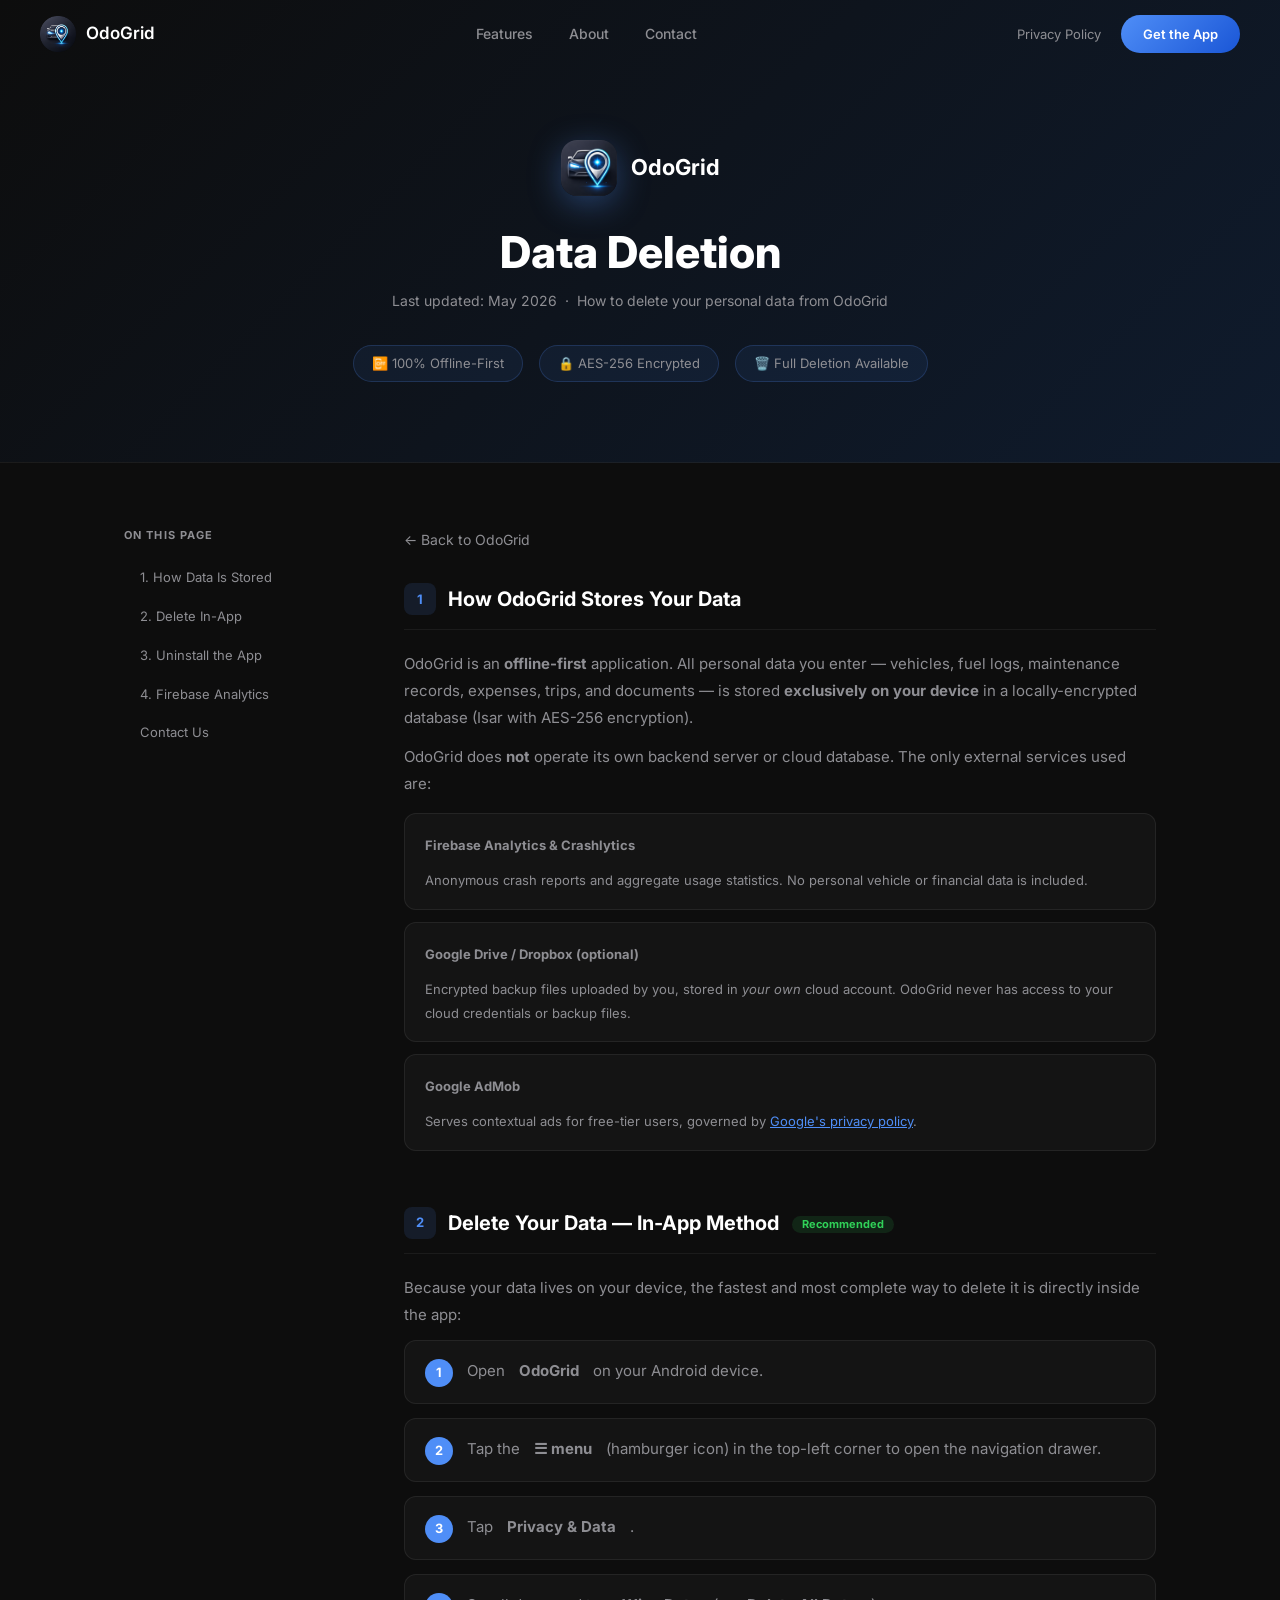
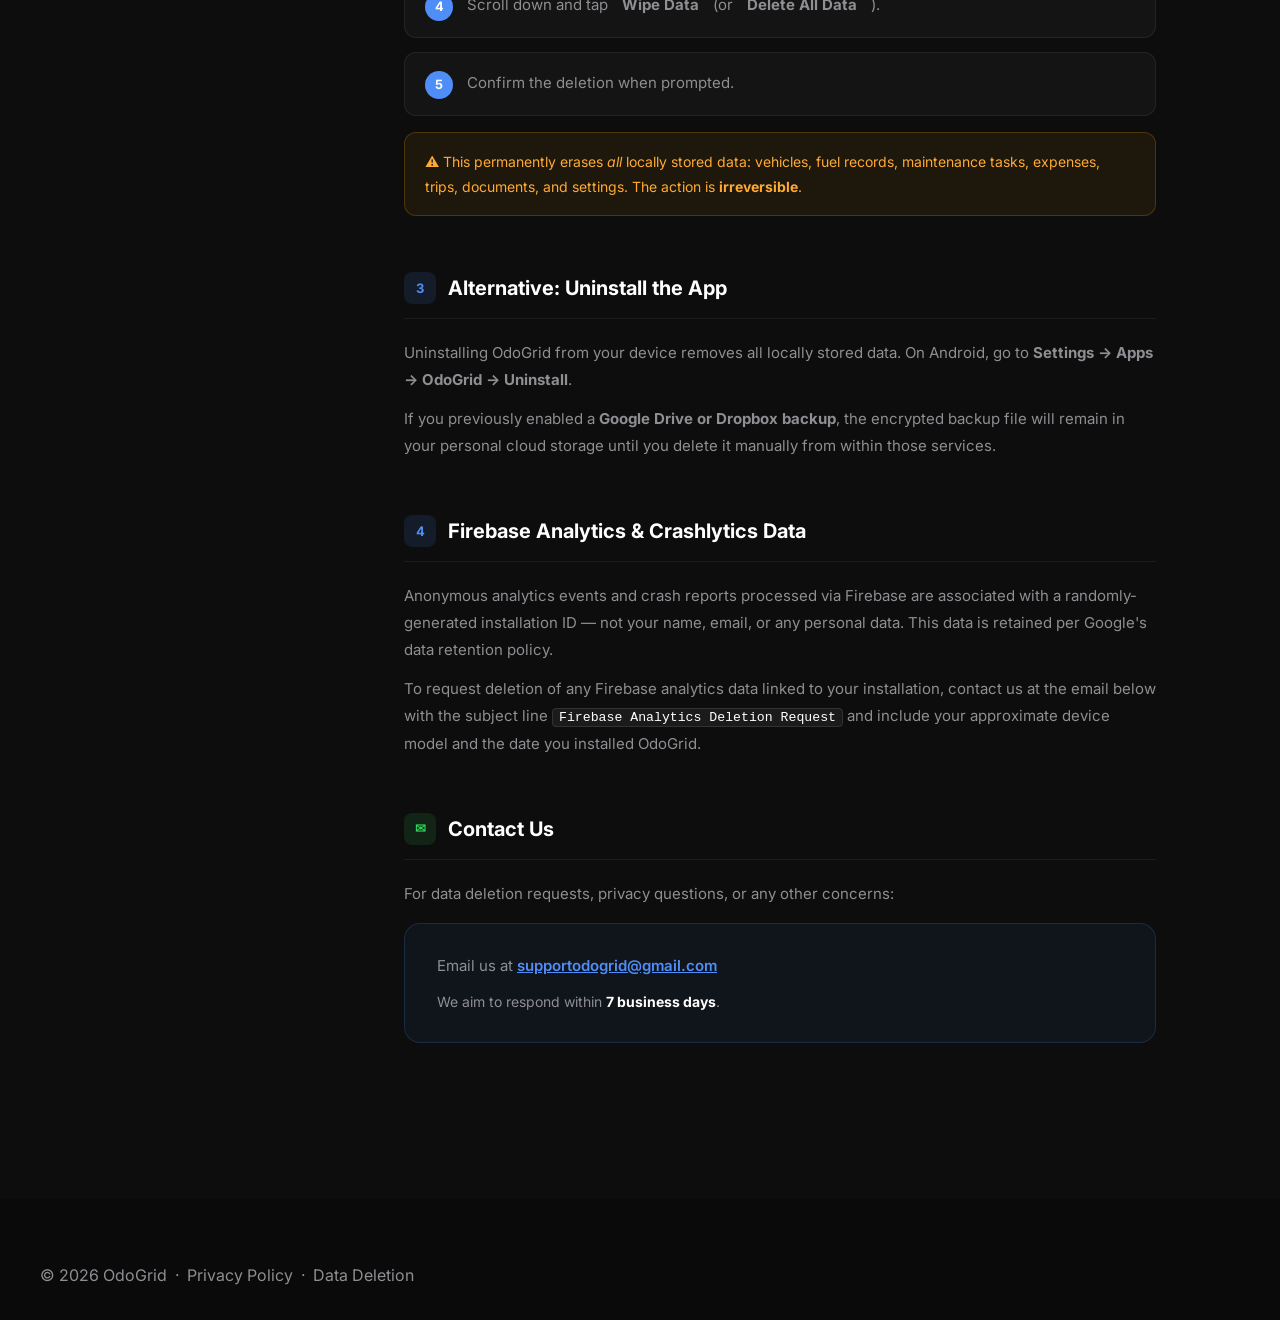
<file: data-deletion/index.html>
<!DOCTYPE html>
<html lang="en">
<head>
  <meta charset="UTF-8" />
  <meta name="viewport" content="width=device-width, initial-scale=1.0" />
  <title>Data Deletion — OdoGrid</title>
  <meta name="description" content="OdoGrid Data Deletion Instructions — how to delete your personal data from the OdoGrid app." />
  <meta name="robots" content="index, follow" />
  <link rel="canonical" href="https://odogrid.com/data-deletion/" />

  <link rel="icon" href="../assets/circle_splash.png" />
  <link rel="shortcut icon" type="image/png" href="../assets/circle_splash.png" />
  <link rel="icon" type="image/png" sizes="32x32" href="../assets/circle_splash.png" />
  <link rel="icon" type="image/png" sizes="16x16" href="../assets/circle_splash.png" />
  <link rel="apple-touch-icon" sizes="180x180" href="../assets/circle_splash.png" />

  <link rel="preconnect" href="https://fonts.googleapis.com" />
  <link rel="preconnect" href="https://fonts.gstatic.com" crossorigin />
  <link href="https://fonts.googleapis.com/css2?family=Inter:wght@400;500;600;700;800&display=swap" rel="stylesheet" />
  <link rel="stylesheet" href="../styles.css" />

  <style>
    body { background: var(--bg-dark); }

    /* ── Hero ─────────────────────────────────────────────── */
    .dd-hero {
      background: linear-gradient(135deg, #0D0D0D 0%, #0F1B2D 100%);
      padding: 140px 24px 80px;
      text-align: center;
      border-bottom: 1px solid rgba(255,255,255,0.06);
    }
    .dd-hero-logo {
      display: flex;
      align-items: center;
      justify-content: center;
      gap: 14px;
      margin-bottom: 32px;
    }
    .dd-hero-logo img {
      width: 56px; height: 56px;
      border-radius: 16px;
      box-shadow: 0 8px 32px rgba(79,142,247,0.35);
    }
    .dd-hero-logo span { font-size: 22px; font-weight: 700; }
    .dd-hero h1 { font-size: clamp(28px, 4vw, 44px); margin-bottom: 14px; }
    .dd-hero-meta {
      font-size: 14px;
      color: var(--text-secondary);
      margin-bottom: 32px;
    }
    .dd-hero-badges {
      display: flex;
      justify-content: center;
      gap: 16px;
      flex-wrap: wrap;
    }
    .dd-hero-badge {
      display: flex;
      align-items: center;
      gap: 8px;
      background: rgba(79,142,247,0.08);
      border: 1px solid rgba(79,142,247,0.2);
      border-radius: var(--radius-pill);
      padding: 7px 18px;
      font-size: 13px;
      color: var(--text-secondary);
    }

    /* ── Layout ───────────────────────────────────────────── */
    .dd-layout {
      max-width: 1080px;
      margin: 0 auto;
      padding: 64px 24px 100px;
      display: grid;
      grid-template-columns: 220px 1fr;
      gap: 60px;
      align-items: start;
    }

    /* ── Sticky sidebar TOC ───────────────────────────────── */
    .dd-toc { position: sticky; top: 88px; }
    .dd-toc-title {
      font-size: 11px;
      font-weight: 700;
      letter-spacing: 0.1em;
      text-transform: uppercase;
      color: var(--text-secondary);
      margin-bottom: 16px;
    }
    .dd-toc ul { display: flex; flex-direction: column; gap: 4px; }
    .dd-toc ul li a {
      display: block;
      padding: 7px 14px;
      font-size: 13px;
      color: var(--text-secondary);
      border-radius: 8px;
      border-left: 2px solid transparent;
      transition: color var(--transition), background var(--transition), border-color var(--transition);
    }
    .dd-toc ul li a:hover,
    .dd-toc ul li a.active {
      color: var(--primary);
      background: rgba(79,142,247,0.08);
      border-left-color: var(--primary);
    }

    /* ── Article ──────────────────────────────────────────── */
    .dd-article { min-width: 0; }

    .dd-section {
      margin-bottom: 56px;
      scroll-margin-top: 100px;
    }
    .dd-section-header {
      display: flex;
      align-items: center;
      gap: 12px;
      margin-bottom: 20px;
      padding-bottom: 14px;
      border-bottom: 1px solid rgba(255,255,255,0.06);
    }
    .dd-section-num {
      display: flex;
      align-items: center;
      justify-content: center;
      width: 32px; height: 32px;
      border-radius: 8px;
      background: rgba(79,142,247,0.12);
      color: var(--primary);
      font-size: 13px;
      font-weight: 700;
      flex-shrink: 0;
    }
    .dd-section h2 { font-size: 20px; font-weight: 700; }
    .dd-section p,
    .dd-section li {
      font-size: 15px;
      line-height: 1.8;
      color: var(--text-secondary);
    }
    .dd-section p + p { margin-top: 12px; }
    .dd-section ul,
    .dd-section ol { padding-left: 22px; margin-top: 12px; }
    .dd-section li { margin-bottom: 8px; }

    /* ── Steps list ───────────────────────────────────────── */
    .dd-steps {
      counter-reset: step;
      list-style: none;
      padding-left: 0 !important;
      margin-top: 16px;
    }
    .dd-steps li {
      display: flex;
      align-items: flex-start;
      gap: 14px;
      margin-bottom: 14px;
      background: rgba(255,255,255,0.03);
      border: 1px solid rgba(255,255,255,0.07);
      border-radius: 12px;
      padding: 16px 20px;
    }
    .dd-steps li::before {
      counter-increment: step;
      content: counter(step);
      flex-shrink: 0;
      width: 28px; height: 28px;
      border-radius: 50%;
      background: var(--primary);
      color: #fff;
      font-size: 0.8rem;
      font-weight: 700;
      display: flex;
      align-items: center;
      justify-content: center;
      margin-top: 2px;
    }

    /* ── Service cards ────────────────────────────────────── */
    .dd-services { display: flex; flex-direction: column; gap: 12px; margin-top: 16px; }
    .dd-service {
      background: rgba(255,255,255,0.03);
      border: 1px solid rgba(255,255,255,0.07);
      border-radius: 12px;
      padding: 16px 20px;
    }
    .dd-service-name {
      font-size: 14px;
      font-weight: 700;
      color: var(--text-primary);
      margin-bottom: 6px;
    }
    .dd-service p { font-size: 13px; color: var(--text-secondary); margin-top: 4px; }
    .dd-service a { color: var(--primary); text-decoration: underline; }
    .dd-service a:hover { color: #fff; }

    /* ── Badge chips ──────────────────────────────────────── */
    .chip-recommended {
      display: inline-block;
      background: rgba(48,209,88,0.12);
      color: #30d158;
      border-radius: 20px;
      padding: 2px 10px;
      font-size: 11px;
      font-weight: 700;
      margin-left: 8px;
      vertical-align: middle;
    }

    /* ── Warning box ──────────────────────────────────────── */
    .dd-warn {
      background: rgba(255,159,10,0.07);
      border: 1px solid rgba(255,159,10,0.22);
      border-radius: 12px;
      padding: 16px 20px;
      margin-top: 16px;
    }
    .dd-warn p { font-size: 14px; color: #ffaa33; }

    /* ── Contact block ────────────────────────────────────── */
    .dd-contact-box {
      background: rgba(79,142,247,0.06);
      border: 1px solid rgba(79,142,247,0.18);
      border-radius: var(--radius-card);
      padding: 28px 32px;
      margin-top: 16px;
    }
    .dd-contact-box p { font-size: 15px; }
    .dd-contact-box a { color: var(--primary); font-weight: 600; text-decoration: underline; }

    /* ── Back link ────────────────────────────────────────── */
    .dd-back {
      display: inline-flex;
      align-items: center;
      gap: 8px;
      font-size: 14px;
      color: var(--text-secondary);
      transition: color var(--transition);
      margin-bottom: 32px;
    }
    .dd-back:hover { color: var(--primary); }

    code {
      background: rgba(255,255,255,0.06);
      border: 1px solid rgba(255,255,255,0.1);
      border-radius: 4px;
      padding: 1px 6px;
      font-size: 0.88em;
      color: var(--text-primary);
    }

    /* ── Responsive ───────────────────────────────────────── */
    @media (max-width: 768px) {
      .dd-layout {
        grid-template-columns: 1fr;
        gap: 0;
      }
      .dd-toc {
        position: static;
        background: var(--surface-dark);
        border-radius: var(--radius-card);
        padding: 20px 24px;
        margin-bottom: 40px;
      }
    }
  </style>
</head>
<body>

<!-- =========================================================
     NAVIGATION BAR
     ========================================================= -->
<nav id="navbar" role="navigation" aria-label="Main navigation">
  <div class="nav-inner">
    <a href="../" class="nav-logo" aria-label="OdoGrid home">
      <img src="../assets/circle_splash.png" alt="OdoGrid logo" class="nav-logo-img" width="36" height="36" />
      OdoGrid
    </a>
    <ul class="nav-links" role="list">
      <li><a href="../#features">Features</a></li>
      <li><a href="../#about">About</a></li>
      <li><a href="../#contact">Contact</a></li>
    </ul>
    <div class="nav-right">
      <a href="../privacy-policy/" class="nav-privacy-link">Privacy Policy</a>
      <a href="https://play.google.com/store/apps/details?id=com.odogrid.app"
         class="btn-get-app"
         target="_blank"
         rel="noopener noreferrer"
         aria-label="Get OdoGrid on Google Play">Get the App</a>
      <button class="hamburger" aria-label="Open menu" aria-expanded="false" aria-controls="mobile-drawer" id="hamburger-btn">
        <span></span><span></span><span></span>
      </button>
    </div>
  </div>
</nav>

<!-- Mobile drawer -->
<div class="mobile-drawer" id="mobile-drawer" role="dialog" aria-modal="true" aria-label="Navigation menu">
  <a href="../#features"    onclick="closeMobileMenu()">Features</a>
  <a href="../#about"       onclick="closeMobileMenu()">About</a>
  <a href="../#contact"     onclick="closeMobileMenu()">Contact</a>
  <a href="../privacy-policy/" onclick="closeMobileMenu()">Privacy Policy</a>
  <a href="https://play.google.com/store/apps/details?id=com.odogrid.app"
     class="btn btn-primary"
     target="_blank"
     rel="noopener noreferrer">Get the App</a>
</div>


<!-- =========================================================
     HERO
     ========================================================= -->
<div class="dd-hero">
  <div class="dd-hero-logo">
    <img src="../assets/logo.png" alt="OdoGrid app icon" />
    <span>OdoGrid</span>
  </div>
  <h1>Data Deletion</h1>
  <p class="dd-hero-meta">Last updated: May 2026 &nbsp;·&nbsp; How to delete your personal data from OdoGrid</p>
  <div class="dd-hero-badges">
    <span class="dd-hero-badge">📴 100% Offline-First</span>
    <span class="dd-hero-badge">🔒 AES-256 Encrypted</span>
    <span class="dd-hero-badge">🗑️ Full Deletion Available</span>
  </div>
</div>


<!-- =========================================================
     LAYOUT: TOC + ARTICLE
     ========================================================= -->
<div class="dd-layout">

  <!-- Sidebar TOC -->
  <aside class="dd-toc" aria-label="Table of contents">
    <p class="dd-toc-title">On this page</p>
    <ul role="list">
      <li><a href="#dd-architecture" class="toc-link">1. How Data Is Stored</a></li>
      <li><a href="#dd-inapp"        class="toc-link">2. Delete In-App</a></li>
      <li><a href="#dd-uninstall"    class="toc-link">3. Uninstall the App</a></li>
      <li><a href="#dd-firebase"     class="toc-link">4. Firebase Analytics</a></li>
      <li><a href="#dd-contact"      class="toc-link">Contact Us</a></li>
    </ul>
  </aside>

  <!-- Article -->
  <article class="dd-article">

    <a href="../" class="dd-back">← Back to OdoGrid</a>

    <!-- 1. Architecture -->
    <section class="dd-section" id="dd-architecture">
      <div class="dd-section-header">
        <span class="dd-section-num">1</span>
        <h2>How OdoGrid Stores Your Data</h2>
      </div>
      <p>
        OdoGrid is an <strong>offline-first</strong> application. All personal
        data you enter — vehicles, fuel logs, maintenance records, expenses,
        trips, and documents — is stored <strong>exclusively on your device</strong>
        in a locally-encrypted database (Isar with AES-256 encryption).
      </p>
      <p>
        OdoGrid does <strong>not</strong> operate its own backend server or
        cloud database. The only external services used are:
      </p>
      <div class="dd-services">
        <div class="dd-service">
          <p class="dd-service-name">Firebase Analytics &amp; Crashlytics</p>
          <p>Anonymous crash reports and aggregate usage statistics. No personal vehicle or financial data is included.</p>
        </div>
        <div class="dd-service">
          <p class="dd-service-name">Google Drive / Dropbox (optional)</p>
          <p>Encrypted backup files uploaded by you, stored in <em>your own</em> cloud account. OdoGrid never has access to your cloud credentials or backup files.</p>
        </div>
        <div class="dd-service">
          <p class="dd-service-name">Google AdMob</p>
          <p>Serves contextual ads for free-tier users, governed by <a href="https://policies.google.com/privacy" target="_blank" rel="noopener noreferrer">Google's privacy policy</a>.</p>
        </div>
      </div>
    </section>

    <!-- 2. In-app deletion -->
    <section class="dd-section" id="dd-inapp">
      <div class="dd-section-header">
        <span class="dd-section-num">2</span>
        <h2>Delete Your Data — In-App Method <span class="chip-recommended">Recommended</span></h2>
      </div>
      <p>
        Because your data lives on your device, the fastest and most complete
        way to delete it is directly inside the app:
      </p>
      <ol class="dd-steps">
        <li>Open <strong>OdoGrid</strong> on your Android device.</li>
        <li>Tap the <strong>☰ menu</strong> (hamburger icon) in the top-left corner to open the navigation drawer.</li>
        <li>Tap <strong>Privacy &amp; Data</strong>.</li>
        <li>Scroll down and tap <strong>Wipe Data</strong> (or <strong>Delete All Data</strong>).</li>
        <li>Confirm the deletion when prompted.</li>
      </ol>
      <div class="dd-warn">
        <p>⚠️ This permanently erases <em>all</em> locally stored data: vehicles, fuel records, maintenance tasks, expenses, trips, documents, and settings. The action is <strong>irreversible</strong>.</p>
      </div>
    </section>

    <!-- 3. Uninstall -->
    <section class="dd-section" id="dd-uninstall">
      <div class="dd-section-header">
        <span class="dd-section-num">3</span>
        <h2>Alternative: Uninstall the App</h2>
      </div>
      <p>
        Uninstalling OdoGrid from your device removes all locally stored data.
        On Android, go to <strong>Settings → Apps → OdoGrid → Uninstall</strong>.
      </p>
      <p>
        If you previously enabled a <strong>Google Drive or Dropbox backup</strong>,
        the encrypted backup file will remain in your personal cloud storage
        until you delete it manually from within those services.
      </p>
    </section>

    <!-- 4. Firebase -->
    <section class="dd-section" id="dd-firebase">
      <div class="dd-section-header">
        <span class="dd-section-num">4</span>
        <h2>Firebase Analytics &amp; Crashlytics Data</h2>
      </div>
      <p>
        Anonymous analytics events and crash reports processed via Firebase
        are associated with a randomly-generated installation ID — not your
        name, email, or any personal data. This data is retained per
        <a href="https://firebase.google.com/support/privacy" target="_blank" rel="noopener noreferrer">Google's data retention policy</a>.
      </p>
      <p>
        To request deletion of any Firebase analytics data linked to your
        installation, contact us at the email below with the subject line
        <code>Firebase Analytics Deletion Request</code> and include your
        approximate device model and the date you installed OdoGrid.
      </p>
    </section>

    <!-- Contact -->
    <section class="dd-section" id="dd-contact">
      <div class="dd-section-header">
        <span class="dd-section-num" style="background:rgba(48,209,88,0.12);color:#30d158;">✉</span>
        <h2>Contact Us</h2>
      </div>
      <p>For data deletion requests, privacy questions, or any other concerns:</p>
      <div class="dd-contact-box">
        <p>Email us at <a href="mailto:supportodogrid@gmail.com">supportodogrid@gmail.com</a></p>
        <p style="margin-top:10px;color:var(--text-secondary);font-size:14px;">We aim to respond within <strong style="color:var(--text-primary);">7 business days</strong>.</p>
      </div>
    </section>

  </article>
</div><!-- /.dd-layout -->


<!-- =========================================================
     FOOTER
     ========================================================= -->
<footer id="footer" role="contentinfo">
  <div class="footer-inner">
    <p class="footer-copy">
      &copy; 2026 OdoGrid &nbsp;·&nbsp;
      <a href="../privacy-policy/">Privacy Policy</a> &nbsp;·&nbsp;
      <a href="./" aria-current="page">Data Deletion</a>
    </p>
  </div>
</footer>

<script src="../main.js" defer></script>
</body>
</html>
</file>
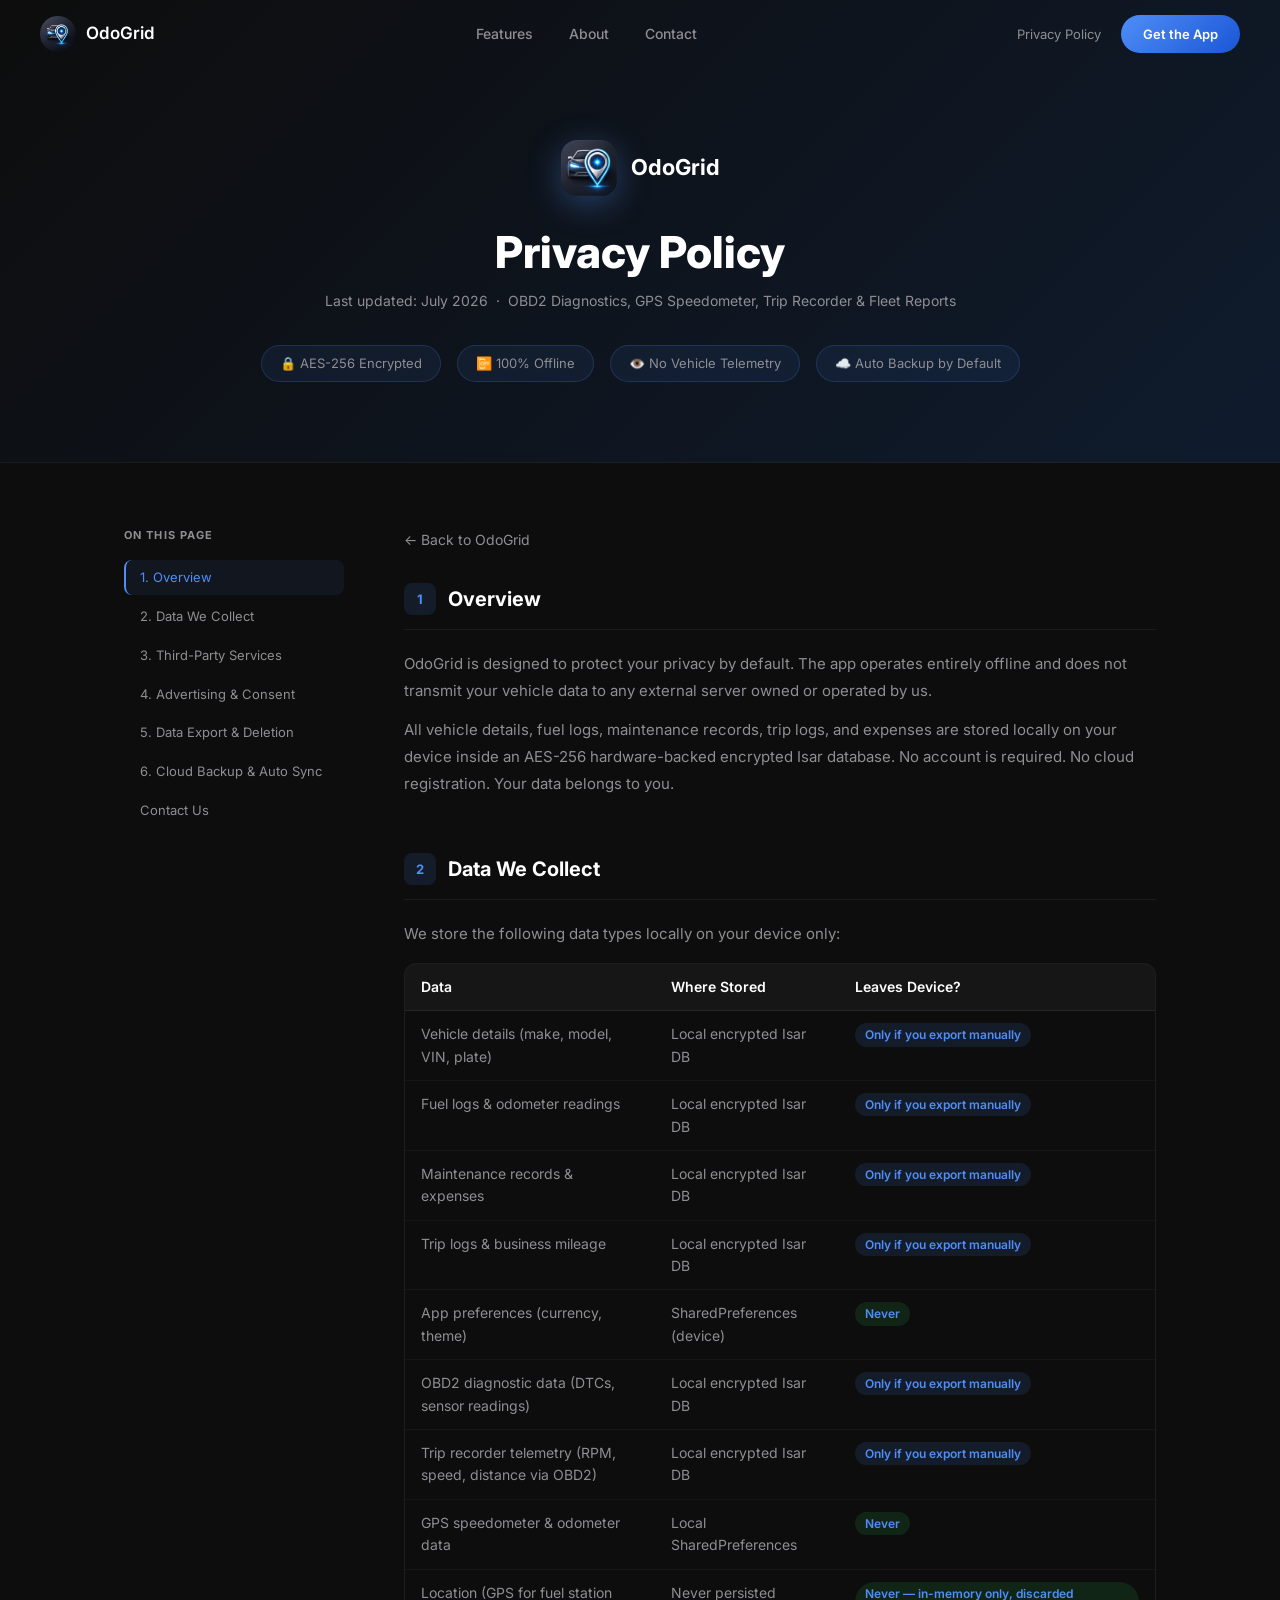
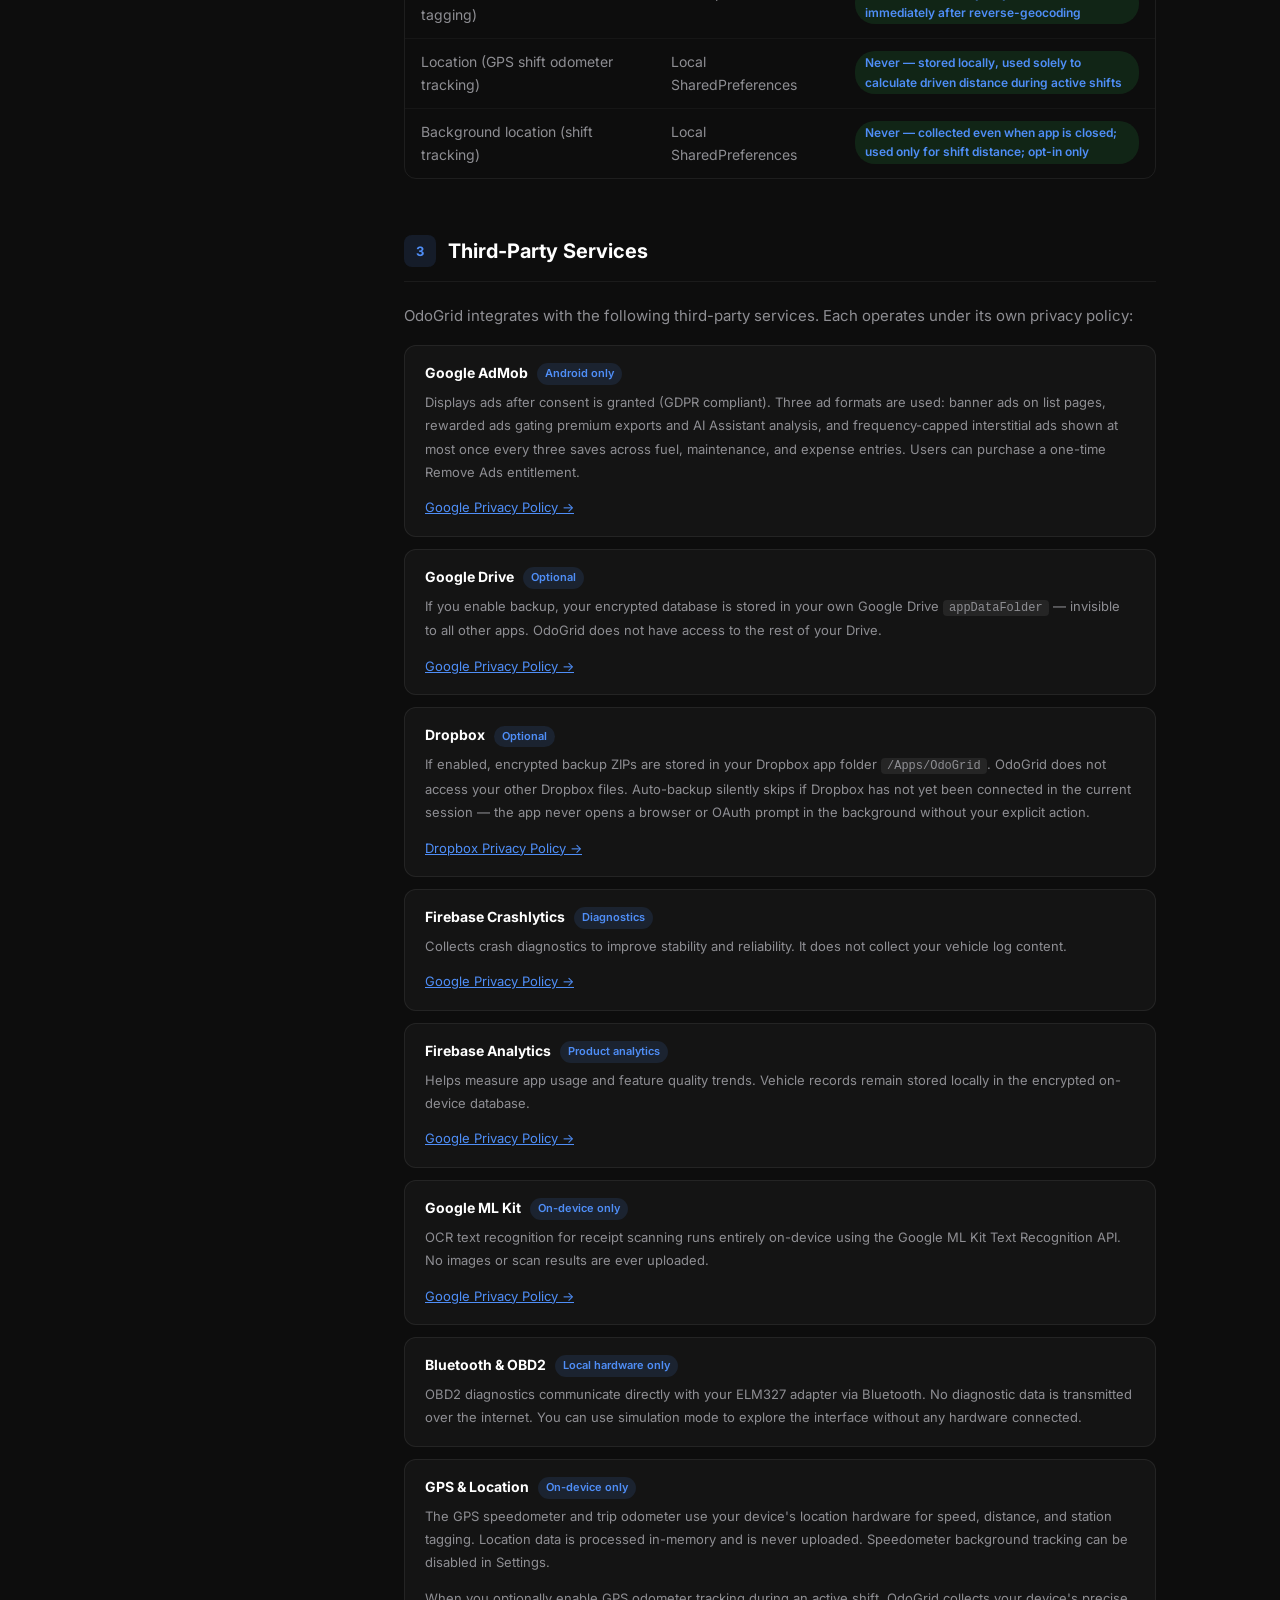
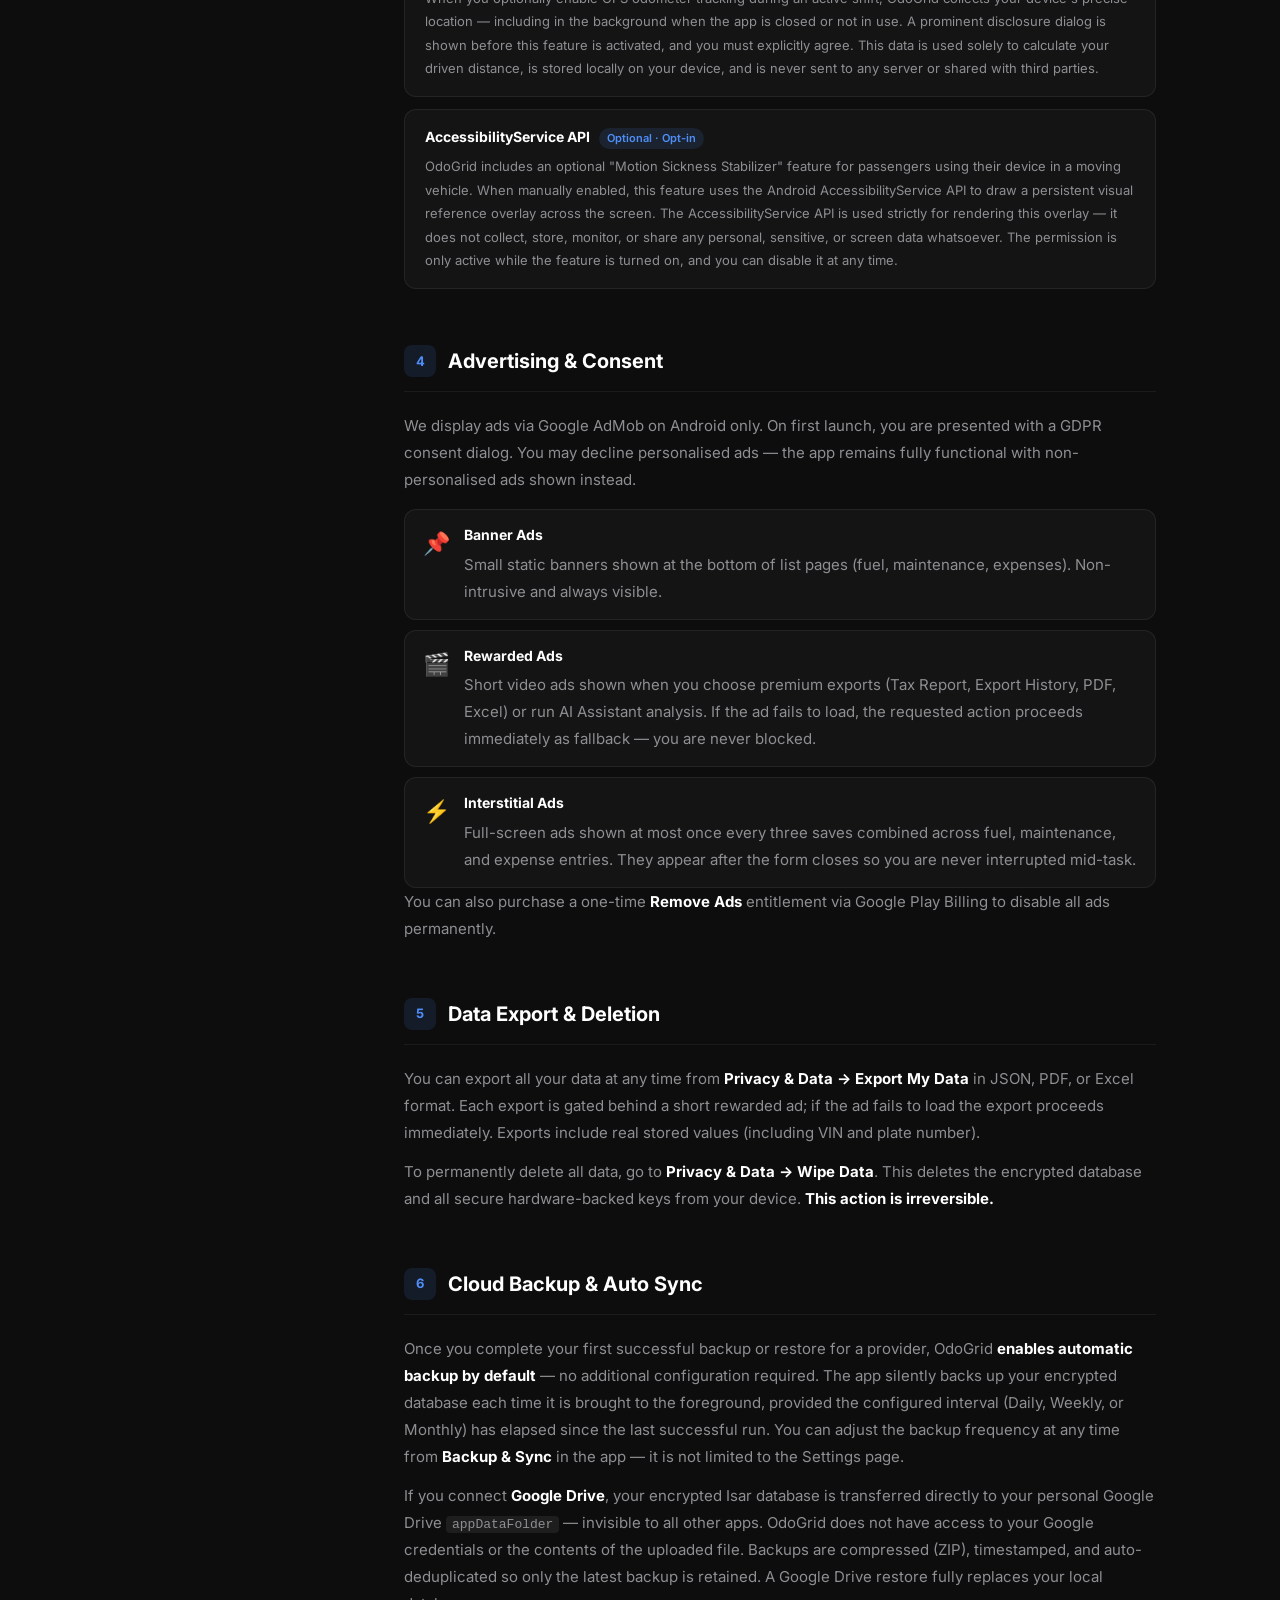
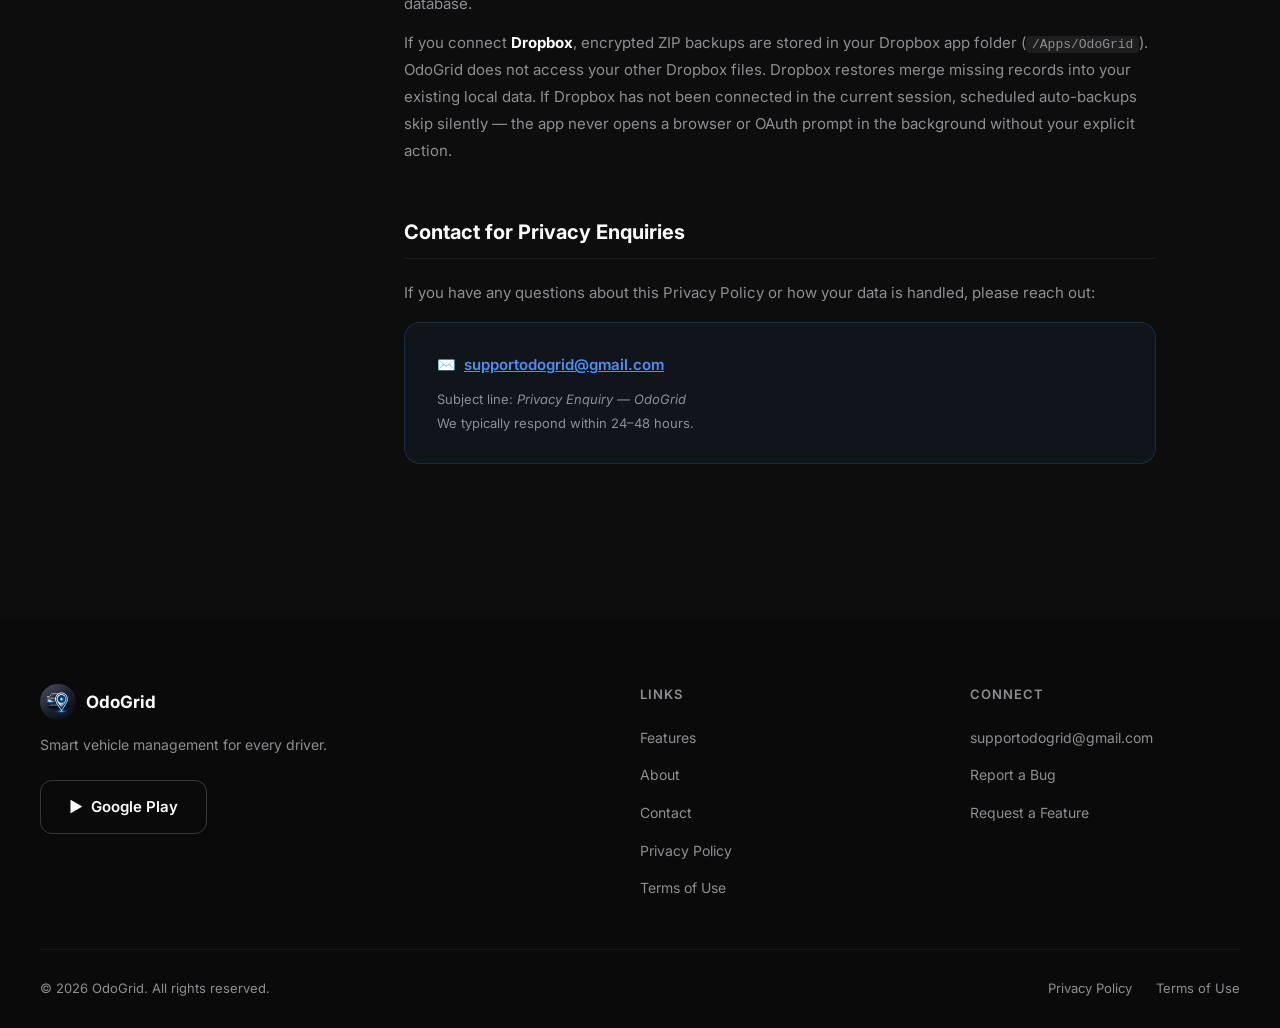
<file: privacy-policy/index.html>
<!DOCTYPE html>
<html lang="en">
<head>
  <meta charset="UTF-8" />
  <meta name="viewport" content="width=device-width, initial-scale=1.0" />
  <title>Privacy Policy — OdoGrid</title>
  <meta name="description" content="OdoGrid Privacy Policy — your data stays on your device, always." />
  <meta name="robots" content="index, follow" />
  <link rel="canonical" href="https://odogrid.app/privacy-policy/" />

  <!-- Favicon setup -->
  <link rel="icon" href="../assets/circle_splash.png" />
  <link rel="shortcut icon" type="image/png" href="../assets/circle_splash.png" />
  <link rel="icon" type="image/png" sizes="32x32" href="../assets/circle_splash.png" />
  <link rel="icon" type="image/png" sizes="16x16" href="../assets/circle_splash.png" />
  <link rel="apple-touch-icon" sizes="180x180" href="../assets/circle_splash.png" />

  <link rel="preconnect" href="https://fonts.googleapis.com" />
  <link rel="preconnect" href="https://fonts.gstatic.com" crossorigin />
  <link href="https://fonts.googleapis.com/css2?family=Inter:wght@400;500;600;700;800&display=swap" rel="stylesheet" />
  <link rel="stylesheet" href="../styles.css" />
  <style>
    /* ── Privacy page overrides ─────────────────────────── */
    body { background: var(--bg-dark); }

    .pp-hero {
      background: linear-gradient(135deg, #0D0D0D 0%, #0F1B2D 100%);
      padding: 140px 24px 80px;
      text-align: center;
      border-bottom: 1px solid rgba(255,255,255,0.06);
    }
    .pp-hero-logo {
      display: flex;
      align-items: center;
      justify-content: center;
      gap: 14px;
      margin-bottom: 32px;
    }
    .pp-hero-logo img {
      width: 56px; height: 56px;
      border-radius: 16px;
      box-shadow: 0 8px 32px rgba(79,142,247,0.35);
    }
    .pp-hero-logo span {
      font-size: 22px;
      font-weight: 700;
    }
    .pp-hero h1 {
      font-size: clamp(28px, 4vw, 44px);
      margin-bottom: 14px;
    }
    .pp-hero-meta {
      font-size: 14px;
      color: var(--text-secondary);
      margin-bottom: 32px;
    }
    .pp-hero-badges {
      display: flex;
      justify-content: center;
      gap: 16px;
      flex-wrap: wrap;
    }
    .pp-hero-badge {
      display: flex;
      align-items: center;
      gap: 8px;
      background: rgba(79,142,247,0.08);
      border: 1px solid rgba(79,142,247,0.2);
      border-radius: var(--radius-pill);
      padding: 7px 18px;
      font-size: 13px;
      color: var(--text-secondary);
    }

    /* ── Layout ─────────────────────────────────────────── */
    .pp-layout {
      max-width: 1080px;
      margin: 0 auto;
      padding: 64px 24px 100px;
      display: grid;
      grid-template-columns: 220px 1fr;
      gap: 60px;
      align-items: start;
    }

    /* ── Sticky sidebar TOC ─────────────────────────────── */
    .pp-toc {
      position: sticky;
      top: 88px;
    }
    .pp-toc-title {
      font-size: 11px;
      font-weight: 700;
      letter-spacing: 0.1em;
      text-transform: uppercase;
      color: var(--text-secondary);
      margin-bottom: 16px;
    }
    .pp-toc ul {
      display: flex;
      flex-direction: column;
      gap: 4px;
    }
    .pp-toc ul li a {
      display: block;
      padding: 7px 14px;
      font-size: 13px;
      color: var(--text-secondary);
      border-radius: 8px;
      border-left: 2px solid transparent;
      transition: color var(--transition), background var(--transition), border-color var(--transition);
    }
    .pp-toc ul li a:hover,
    .pp-toc ul li a.active {
      color: var(--primary);
      background: rgba(79,142,247,0.08);
      border-left-color: var(--primary);
    }

    /* ── Article ────────────────────────────────────────── */
    .pp-article { min-width: 0; }

    .pp-section {
      margin-bottom: 56px;
      scroll-margin-top: 100px;
    }
    .pp-section-header {
      display: flex;
      align-items: center;
      gap: 12px;
      margin-bottom: 20px;
      padding-bottom: 14px;
      border-bottom: 1px solid rgba(255,255,255,0.06);
    }
    .pp-section-num {
      display: flex;
      align-items: center;
      justify-content: center;
      width: 32px; height: 32px;
      border-radius: 8px;
      background: rgba(79,142,247,0.12);
      color: var(--primary);
      font-size: 13px;
      font-weight: 700;
      flex-shrink: 0;
    }
    .pp-section h2 {
      font-size: 20px;
      font-weight: 700;
    }
    .pp-section p,
    .pp-section li {
      font-size: 15px;
      line-height: 1.8;
      color: var(--text-secondary);
    }
    .pp-section p + p { margin-top: 12px; }

    /* ── Data table ─────────────────────────────────────── */
    .pp-table-wrap { overflow-x: auto; margin-top: 16px; border-radius: 12px; border: 1px solid rgba(255,255,255,0.07); }
    .pp-table {
      width: 100%;
      border-collapse: collapse;
      font-size: 14px;
    }
    .pp-table th {
      background: rgba(255,255,255,0.04);
      padding: 12px 16px;
      text-align: left;
      font-weight: 600;
      color: var(--text-primary);
      border-bottom: 1px solid rgba(255,255,255,0.07);
      white-space: nowrap;
    }
    .pp-table td {
      padding: 12px 16px;
      color: var(--text-secondary);
      border-bottom: 1px solid rgba(255,255,255,0.04);
      vertical-align: top;
    }
    .pp-table tr:last-child td { border-bottom: none; }
    .pp-table tr:hover td { background: rgba(255,255,255,0.02); }
    .never-chip {
      display: inline-block;
      background: rgba(48,209,88,0.12);
      color: var(--success);
      border-radius: 20px;
      padding: 2px 10px;
      font-size: 12px;
      font-weight: 600;
    }
    .manual-chip {
      display: inline-block;
      background: rgba(79,142,247,0.12);
      color: var(--primary);
      border-radius: 20px;
      padding: 2px 10px;
      font-size: 12px;
      font-weight: 600;
    }

    /* ── Third-party service cards ──────────────────────── */
    .pp-services {
      display: flex;
      flex-direction: column;
      gap: 12px;
      margin-top: 16px;
    }
    .pp-service {
      background: rgba(255,255,255,0.03);
      border: 1px solid rgba(255,255,255,0.07);
      border-radius: 12px;
      padding: 16px 20px;
    }
    .pp-service-name {
      font-size: 14px;
      font-weight: 700;
      color: var(--text-primary);
      margin-bottom: 6px;
    }
    .pp-service-tag {
      display: inline-block;
      font-size: 11px;
      font-weight: 600;
      background: rgba(79,142,247,0.12);
      color: var(--primary);
      border-radius: 20px;
      padding: 2px 8px;
      margin-left: 6px;
      vertical-align: middle;
    }
    .pp-service-tag.coming-soon {
      background: rgba(255,140,0,0.12);
      color: var(--accent);
    }
    .pp-service p { font-size: 13px; margin-top: 4px; }
    .pp-service a { color: var(--primary); text-decoration: underline; }
    .pp-service a:hover { color: #fff; }

    /* ── Ad format cards ────────────────────────────────── */
    .pp-ad-formats {
      display: flex;
      flex-direction: column;
      gap: 10px;
      margin-top: 16px;
    }
    .pp-ad-format {
      display: flex;
      gap: 14px;
      background: rgba(255,255,255,0.03);
      border: 1px solid rgba(255,255,255,0.07);
      border-radius: 12px;
      padding: 14px 18px;
    }
    .pp-ad-icon {
      font-size: 22px;
      flex-shrink: 0;
      margin-top: 2px;
    }
    .pp-ad-name {
      font-size: 14px;
      font-weight: 700;
      color: var(--text-primary);
      margin-bottom: 4px;
    }
    .pp-ad-desc { font-size: 13px; color: var(--text-secondary); }

    /* ── Contact block ──────────────────────────────────── */
    .pp-contact-box {
      background: rgba(79,142,247,0.06);
      border: 1px solid rgba(79,142,247,0.18);
      border-radius: var(--radius-card);
      padding: 28px 32px;
      margin-top: 16px;
    }
    .pp-contact-box p { font-size: 15px; }
    .pp-contact-box a {
      color: var(--primary);
      font-weight: 600;
      text-decoration: underline;
    }

    /* ── Back link ──────────────────────────────────────── */
    .pp-back {
      display: inline-flex;
      align-items: center;
      gap: 8px;
      font-size: 14px;
      color: var(--text-secondary);
      transition: color var(--transition);
      margin-bottom: 32px;
    }
    .pp-back:hover { color: var(--primary); }

    /* ── Responsive ─────────────────────────────────────── */
    @media (max-width: 768px) {
      .pp-layout {
        grid-template-columns: 1fr;
        gap: 0;
      }
      .pp-toc {
        position: static;
        background: var(--surface-dark);
        border-radius: var(--radius-card);
        padding: 20px 24px;
        margin-bottom: 40px;
      }
    }
  </style>
</head>
<body>

<!-- =========================================================
     NAVIGATION BAR
     ========================================================= -->
<nav id="navbar" role="navigation" aria-label="Main navigation">
  <div class="nav-inner">

    <a href="../" class="nav-logo" aria-label="OdoGrid home">
      <img src="../assets/circle_splash.png" alt="OdoGrid logo" class="nav-logo-img" width="36" height="36" />
      OdoGrid
    </a>

    <ul class="nav-links" role="list">
      <li><a href="../#features">Features</a></li>
      <li><a href="../#about">About</a></li>
      <li><a href="../#contact">Contact</a></li>
    </ul>

    <div class="nav-right">
      <a href="./" class="nav-privacy-link" aria-current="page">Privacy Policy</a>
      <a href="https://play.google.com/store/apps/details?id=com.odogrid.app"
         class="btn-get-app"
         target="_blank"
         rel="noopener noreferrer"
         aria-label="Get OdoGrid on Google Play">Get the App</a>
      <button class="hamburger" aria-label="Open menu" aria-expanded="false" aria-controls="mobile-drawer" id="hamburger-btn">
        <span></span><span></span><span></span>
      </button>
    </div>

  </div>
</nav>

<!-- Mobile drawer -->
<div class="mobile-drawer" id="mobile-drawer" role="dialog" aria-modal="true" aria-label="Navigation menu">
  <a href="../#features" onclick="closeMobileMenu()">Features</a>
  <a href="../#about"    onclick="closeMobileMenu()">About</a>
  <a href="../#contact"  onclick="closeMobileMenu()">Contact</a>
  <a href="./"        onclick="closeMobileMenu()">Privacy Policy</a>
  <a href="https://play.google.com/store/apps/details?id=com.odogrid.app"
     class="btn btn-primary"
     target="_blank"
     rel="noopener noreferrer">Get the App</a>
</div>


<!-- =========================================================
     HERO
     ========================================================= -->
<div class="pp-hero">
  <div class="pp-hero-logo">
    <img src="../assets/logo.png" alt="OdoGrid app icon" />
    <span>OdoGrid</span>
  </div>
  <h1>Privacy Policy</h1>
  <p class="pp-hero-meta">Last updated: July 2026 &nbsp;·&nbsp; OBD2 Diagnostics, GPS Speedometer, Trip Recorder &amp; Fleet Reports</p>
  <div class="pp-hero-badges">
    <span class="pp-hero-badge">🔒 AES-256 Encrypted</span>
    <span class="pp-hero-badge">📴 100% Offline</span>
    <span class="pp-hero-badge">👁️ No Vehicle Telemetry</span>
    <span class="pp-hero-badge">☁️ Auto Backup by Default</span>
  </div>
</div>


<!-- =========================================================
     LAYOUT: TOC + ARTICLE
     ========================================================= -->
<div class="pp-layout">

  <!-- Sidebar TOC -->
  <aside class="pp-toc" aria-label="Table of contents">
    <p class="pp-toc-title">On this page</p>
    <ul role="list">
      <li><a href="#pp-overview"    class="toc-link">1. Overview</a></li>
      <li><a href="#pp-data"        class="toc-link">2. Data We Collect</a></li>
      <li><a href="#pp-third-party" class="toc-link">3. Third-Party Services</a></li>
      <li><a href="#pp-ads"         class="toc-link">4. Advertising &amp; Consent</a></li>
      <li><a href="#pp-export"      class="toc-link">5. Data Export &amp; Deletion</a></li>
      <li><a href="#pp-backup"      class="toc-link">6. Cloud Backup &amp; Auto Sync</a></li>
      <li><a href="#pp-contact"     class="toc-link">Contact Us</a></li>
    </ul>
  </aside>

  <!-- Article -->
  <article class="pp-article">

    <a href="../" class="pp-back">← Back to OdoGrid</a>

    <!-- 1. Overview -->
    <section class="pp-section fade-up" id="pp-overview" aria-labelledby="pp-overview-h">
      <div class="pp-section-header">
        <div class="pp-section-num">1</div>
        <h2 id="pp-overview-h">Overview</h2>
      </div>
      <p>
        OdoGrid is designed to protect your privacy by default. The app operates entirely
        offline and does not transmit your vehicle data to any external server owned or operated by us.
      </p>
      <p>
        All vehicle details, fuel logs, maintenance records, trip logs, and expenses are stored
        locally on your device inside an AES-256 hardware-backed encrypted Isar database.
        No account is required. No cloud registration. Your data belongs to you.
      </p>
    </section>

    <!-- 2. Data We Collect -->
    <section class="pp-section fade-up" id="pp-data" aria-labelledby="pp-data-h">
      <div class="pp-section-header">
        <div class="pp-section-num">2</div>
        <h2 id="pp-data-h">Data We Collect</h2>
      </div>
      <p>We store the following data types locally on your device only:</p>
      <div class="pp-table-wrap">
        <table class="pp-table" role="table">
          <thead>
            <tr>
              <th>Data</th>
              <th>Where Stored</th>
              <th>Leaves Device?</th>
            </tr>
          </thead>
          <tbody>
            <tr>
              <td>Vehicle details (make, model, VIN, plate)</td>
              <td>Local encrypted Isar DB</td>
              <td><span class="manual-chip">Only if you export manually</span></td>
            </tr>
            <tr>
              <td>Fuel logs &amp; odometer readings</td>
              <td>Local encrypted Isar DB</td>
              <td><span class="manual-chip">Only if you export manually</span></td>
            </tr>
            <tr>
              <td>Maintenance records &amp; expenses</td>
              <td>Local encrypted Isar DB</td>
              <td><span class="manual-chip">Only if you export manually</span></td>
            </tr>
            <tr>
              <td>Trip logs &amp; business mileage</td>
              <td>Local encrypted Isar DB</td>
              <td><span class="manual-chip">Only if you export manually</span></td>
            </tr>
            <tr>
              <td>App preferences (currency, theme)</td>
              <td>SharedPreferences (device)</td>
              <td><span class="never-chip">Never</span></td>
            </tr>
            <tr>
              <td>OBD2 diagnostic data (DTCs, sensor readings)</td>
              <td>Local encrypted Isar DB</td>
              <td><span class="manual-chip">Only if you export manually</span></td>
            </tr>
            <tr>
              <td>Trip recorder telemetry (RPM, speed, distance via OBD2)</td>
              <td>Local encrypted Isar DB</td>
              <td><span class="manual-chip">Only if you export manually</span></td>
            </tr>
            <tr>
              <td>GPS speedometer &amp; odometer data</td>
              <td>Local SharedPreferences</td>
              <td><span class="never-chip">Never</span></td>
            </tr>
            <tr>
              <td>Location (GPS for fuel station tagging)</td>
              <td>Never persisted</td>
              <td><span class="never-chip">Never — in-memory only, discarded immediately after reverse-geocoding</span></td>
            </tr>
            <tr>
              <td>Location (GPS shift odometer tracking)</td>
              <td>Local SharedPreferences</td>
              <td><span class="never-chip">Never — stored locally, used solely to calculate driven distance during active shifts</span></td>
            </tr>
            <tr>
              <td>Background location (shift tracking)</td>
              <td>Local SharedPreferences</td>
              <td><span class="never-chip">Never — collected even when app is closed; used only for shift distance; opt-in only</span></td>
            </tr>
          </tbody>
        </table>
      </div>
    </section>

    <!-- 3. Third-Party Services -->
    <section class="pp-section fade-up" id="pp-third-party" aria-labelledby="pp-third-h">
      <div class="pp-section-header">
        <div class="pp-section-num">3</div>
        <h2 id="pp-third-h">Third-Party Services</h2>
      </div>
      <p>OdoGrid integrates with the following third-party services. Each operates under its own privacy policy:</p>
      <div class="pp-services">

        <div class="pp-service">
          <div class="pp-service-name">
            Google AdMob
            <span class="pp-service-tag">Android only</span>
          </div>
          <p>
            Displays ads after consent is granted (GDPR compliant). Three ad formats are used:
            banner ads on list pages, rewarded ads gating premium exports and AI Assistant analysis,
            and frequency-capped interstitial ads shown at most once every three saves across fuel,
            maintenance, and expense entries. Users can purchase a one-time Remove Ads entitlement.
          </p>
          <p><a href="https://policies.google.com/privacy" target="_blank" rel="noopener noreferrer">Google Privacy Policy →</a></p>
        </div>

        <div class="pp-service">
          <div class="pp-service-name">
            Google Drive
            <span class="pp-service-tag">Optional</span>
          </div>
          <p>
            If you enable backup, your encrypted database is stored in your own Google Drive
            <code style="background:rgba(255,255,255,0.07);padding:1px 6px;border-radius:4px;font-size:12px;">appDataFolder</code>
            — invisible to all other apps. OdoGrid does not have access to the rest of your Drive.
          </p>
          <p><a href="https://policies.google.com/privacy" target="_blank" rel="noopener noreferrer">Google Privacy Policy →</a></p>
        </div>

        <div class="pp-service">
          <div class="pp-service-name">
            Dropbox
            <span class="pp-service-tag">Optional</span>
          </div>
          <p>
            If enabled, encrypted backup ZIPs are stored in your Dropbox app folder
            <code style="background:rgba(255,255,255,0.07);padding:1px 6px;border-radius:4px;font-size:12px;">/Apps/OdoGrid</code>.
            OdoGrid does not access your other Dropbox files. Auto-backup silently skips if
            Dropbox has not yet been connected in the current session — the app never opens a
            browser or OAuth prompt in the background without your explicit action.
          </p>
          <p><a href="https://www.dropbox.com/privacy" target="_blank" rel="noopener noreferrer">Dropbox Privacy Policy →</a></p>
        </div>

        <div class="pp-service">
          <div class="pp-service-name">
            Firebase Crashlytics
            <span class="pp-service-tag">Diagnostics</span>
          </div>
          <p>
            Collects crash diagnostics to improve stability and reliability. It does not collect
            your vehicle log content.
          </p>
          <p><a href="https://policies.google.com/privacy" target="_blank" rel="noopener noreferrer">Google Privacy Policy →</a></p>
        </div>

        <div class="pp-service">
          <div class="pp-service-name">
            Firebase Analytics
            <span class="pp-service-tag">Product analytics</span>
          </div>
          <p>
            Helps measure app usage and feature quality trends. Vehicle records remain stored
            locally in the encrypted on-device database.
          </p>
          <p><a href="https://policies.google.com/privacy" target="_blank" rel="noopener noreferrer">Google Privacy Policy →</a></p>
        </div>

        <div class="pp-service">
          <div class="pp-service-name">
            Google ML Kit
            <span class="pp-service-tag">On-device only</span>
          </div>
          <p>
            OCR text recognition for receipt scanning runs entirely on-device using the
            Google ML Kit Text Recognition API. No images or scan results are ever uploaded.
          </p>
          <p><a href="https://policies.google.com/privacy" target="_blank" rel="noopener noreferrer">Google Privacy Policy →</a></p>
        </div>

        <div class="pp-service">
          <div class="pp-service-name">
            Bluetooth &amp; OBD2
            <span class="pp-service-tag">Local hardware only</span>
          </div>
          <p>
            OBD2 diagnostics communicate directly with your ELM327 adapter via Bluetooth.
            No diagnostic data is transmitted over the internet. You can use simulation mode
            to explore the interface without any hardware connected.
          </p>
        </div>

        <div class="pp-service">
          <div class="pp-service-name">
            GPS &amp; Location
            <span class="pp-service-tag">On-device only</span>
          </div>
          <p>
            The GPS speedometer and trip odometer use your device's location hardware for
            speed, distance, and station tagging. Location data is processed in-memory and
            is never uploaded. Speedometer background tracking can be disabled in Settings.
          </p>
          <p>
            When you optionally enable GPS odometer tracking during an active shift, OdoGrid
            collects your device's precise location — including in the background when the app
            is closed or not in use. A prominent disclosure dialog is shown before this feature
            is activated, and you must explicitly agree. This data is used solely to calculate
            your driven distance, is stored locally on your device, and is never sent to any
            server or shared with third parties.
          </p>
        </div>

        <div class="pp-service">
          <div class="pp-service-name">
            AccessibilityService API
            <span class="pp-service-tag">Optional · Opt-in</span>
          </div>
          <p>
            OdoGrid includes an optional "Motion Sickness Stabilizer" feature for passengers
            using their device in a moving vehicle. When manually enabled, this feature uses
            the Android AccessibilityService API to draw a persistent visual reference overlay
            across the screen. The AccessibilityService API is used strictly for rendering this
            overlay — it does not collect, store, monitor, or share any personal, sensitive, or
            screen data whatsoever. The permission is only active while the feature is turned on,
            and you can disable it at any time.
          </p>
        </div>

      </div>
    </section>

    <!-- 4. Advertising & Consent -->
    <section class="pp-section fade-up" id="pp-ads" aria-labelledby="pp-ads-h">
      <div class="pp-section-header">
        <div class="pp-section-num">4</div>
        <h2 id="pp-ads-h">Advertising &amp; Consent</h2>
      </div>
      <p>
        We display ads via Google AdMob on Android only. On first launch, you are presented with
        a GDPR consent dialog. You may decline personalised ads — the app remains fully functional
        with non-personalised ads shown instead.
      </p>
      <div class="pp-ad-formats">
        <div class="pp-ad-format">
          <div class="pp-ad-icon" aria-hidden="true">📌</div>
          <div>
            <div class="pp-ad-name">Banner Ads</div>
            <p class="pp-ad-desc">Small static banners shown at the bottom of list pages (fuel, maintenance, expenses). Non-intrusive and always visible.</p>
          </div>
        </div>
        <div class="pp-ad-format">
          <div class="pp-ad-icon" aria-hidden="true">🎬</div>
          <div>
            <div class="pp-ad-name">Rewarded Ads</div>
            <p class="pp-ad-desc">Short video ads shown when you choose premium exports (Tax Report, Export History, PDF, Excel) or run AI Assistant analysis. If the ad fails to load, the requested action proceeds immediately as fallback — you are never blocked.</p>
          </div>
        </div>
        <div class="pp-ad-format">
          <div class="pp-ad-icon" aria-hidden="true">⚡</div>
          <div>
            <div class="pp-ad-name">Interstitial Ads</div>
            <p class="pp-ad-desc">Full-screen ads shown at most once every three saves combined across fuel, maintenance, and expense entries. They appear after the form closes so you are never interrupted mid-task.</p>
          </div>
        </div>
      </div>
      <p>
        You can also purchase a one-time <strong style="color:#fff;">Remove Ads</strong> entitlement via Google Play Billing to disable all ads permanently.
      </p>
    </section>

    <!-- 5. Data Export & Deletion -->
    <section class="pp-section fade-up" id="pp-export" aria-labelledby="pp-export-h">
      <div class="pp-section-header">
        <div class="pp-section-num">5</div>
        <h2 id="pp-export-h">Data Export &amp; Deletion</h2>
      </div>
      <p>
        You can export all your data at any time from <strong style="color:#fff;">Privacy &amp; Data → Export My Data</strong>
        in JSON, PDF, or Excel format. Each export is gated behind a short rewarded ad; if the ad
        fails to load the export proceeds immediately. Exports include real stored values (including VIN
        and plate number).
      </p>
      <p>
        To permanently delete all data, go to <strong style="color:#fff;">Privacy &amp; Data → Wipe Data</strong>.
        This deletes the encrypted database and all secure hardware-backed keys from your device.
        <strong style="color:#fff;">This action is irreversible.</strong>
      </p>
    </section>

    <!-- 6. Cloud Backup & Auto Sync -->
    <section class="pp-section fade-up" id="pp-backup" aria-labelledby="pp-backup-h">
      <div class="pp-section-header">
        <div class="pp-section-num">6</div>
        <h2 id="pp-backup-h">Cloud Backup &amp; Auto Sync</h2>
      </div>
      <p>
        Once you complete your first successful backup or restore for a provider, OdoGrid
        <strong style="color:#fff;">enables automatic backup by default</strong> — no additional
        configuration required. The app silently backs up your encrypted database each time it is
        brought to the foreground, provided the configured interval (Daily, Weekly, or Monthly) has
        elapsed since the last successful run. You can adjust the backup frequency at any time from
        <strong style="color:#fff;">Backup &amp; Sync</strong> in the app — it is not limited to the
        Settings page.
      </p>
      <p>
        If you connect <strong style="color:#fff;">Google Drive</strong>, your encrypted Isar database
        is transferred directly to your personal Google Drive
        <code style="background:rgba(255,255,255,0.07);padding:1px 6px;border-radius:4px;font-size:13px;">appDataFolder</code>
        — invisible to all other apps. OdoGrid does not have access to your Google credentials
        or the contents of the uploaded file. Backups are compressed (ZIP), timestamped, and
        auto-deduplicated so only the latest backup is retained. A Google Drive restore fully
        replaces your local database.
      </p>
      <p>
        If you connect <strong style="color:#fff;">Dropbox</strong>, encrypted ZIP backups are stored
        in your Dropbox app folder
        (<code style="background:rgba(255,255,255,0.07);padding:1px 6px;border-radius:4px;font-size:13px;">/Apps/OdoGrid</code>).
        OdoGrid does not access your other Dropbox files. Dropbox restores merge missing records
        into your existing local data. If Dropbox has not been connected in the current session,
        scheduled auto-backups skip silently — the app never opens a browser or OAuth prompt in the
        background without your explicit action.
      </p>
    </section>

    <!-- Contact -->
    <section class="pp-section fade-up" id="pp-contact" aria-labelledby="pp-contact-h">
      <div class="pp-section-header">
        <h2 id="pp-contact-h" style="margin:0;">Contact for Privacy Enquiries</h2>
      </div>
      <p>If you have any questions about this Privacy Policy or how your data is handled, please reach out:</p>
      <div class="pp-contact-box">
        <p>
          ✉️&nbsp; <a href="mailto:supportodogrid@gmail.com?subject=Privacy Enquiry — OdoGrid">supportodogrid@gmail.com</a>
        </p>
        <p style="margin-top:10px;font-size:13px;color:var(--text-secondary);">
          Subject line: <em>Privacy Enquiry — OdoGrid</em><br>
          We typically respond within 24–48 hours.
        </p>
      </div>
    </section>

  </article>
</div><!-- end .pp-layout -->


<!-- =========================================================
     FOOTER
     ========================================================= -->
<footer role="contentinfo">
  <div class="footer-inner">
    <div class="footer-grid">
      <div class="footer-brand">
        <div class="footer-logo">
          <img src="../assets/circle_splash.png" alt="OdoGrid logo" class="nav-logo-img" width="36" height="36" />
          <strong style="font-size:17px;">OdoGrid</strong>
        </div>
        <p>Smart vehicle management for every driver.</p>
        <a href="https://play.google.com/store/apps/details?id=com.odogrid.app"
           class="btn btn-ghost"
           target="_blank"
           rel="noopener noreferrer"
           aria-label="Get OdoGrid on Google Play"
           style="width:fit-content;">
          ▶&nbsp; Google Play
        </a>
      </div>
      <div class="footer-col">
        <h4>Links</h4>
        <ul role="list">
          <li><a href="../#features">Features</a></li>
          <li><a href="../#about">About</a></li>
          <li><a href="../#contact">Contact</a></li>
          <li><a href="./" aria-current="page">Privacy Policy</a></li>
          <li><a href="../terms-of-use/">Terms of Use</a></li>
        </ul>
      </div>
      <div class="footer-col">
        <h4>Connect</h4>
        <ul role="list">
          <li><a href="mailto:supportodogrid@gmail.com">supportodogrid@gmail.com</a></li>
          <li><a href="mailto:supportodogrid@gmail.com?subject=Bug Report — OdoGrid">Report a Bug</a></li>
          <li><a href="mailto:supportodogrid@gmail.com?subject=Feature Request — OdoGrid">Request a Feature</a></li>
        </ul>
      </div>
    </div>
    <hr class="footer-divider" />
    <div class="footer-bottom">
      <span>© 2026 OdoGrid. All rights reserved.</span>
      <div class="footer-bottom-links">
        <a href="./" aria-current="page">Privacy Policy</a>
        <a href="../terms-of-use/">Terms of Use</a>
      </div>
    </div>
  </div>
</footer>

<script src="../main.js"></script>
<script>
  // ── TOC active link highlight on scroll ──────────────────
  (function initTocHighlight() {
    const links    = document.querySelectorAll('.toc-link');
    const sections = Array.from(links).map(l => document.querySelector(l.getAttribute('href')));

    function onScroll() {
      const scrollY  = window.scrollY + 120;
      let   activeIdx = 0;
      sections.forEach((s, i) => {
        if (s && s.offsetTop <= scrollY) activeIdx = i;
      });
      links.forEach((l, i) => l.classList.toggle('active', i === activeIdx));
    }

    window.addEventListener('scroll', onScroll, { passive: true });
    onScroll();
  })();
</script>
</body>
</html>
</file>
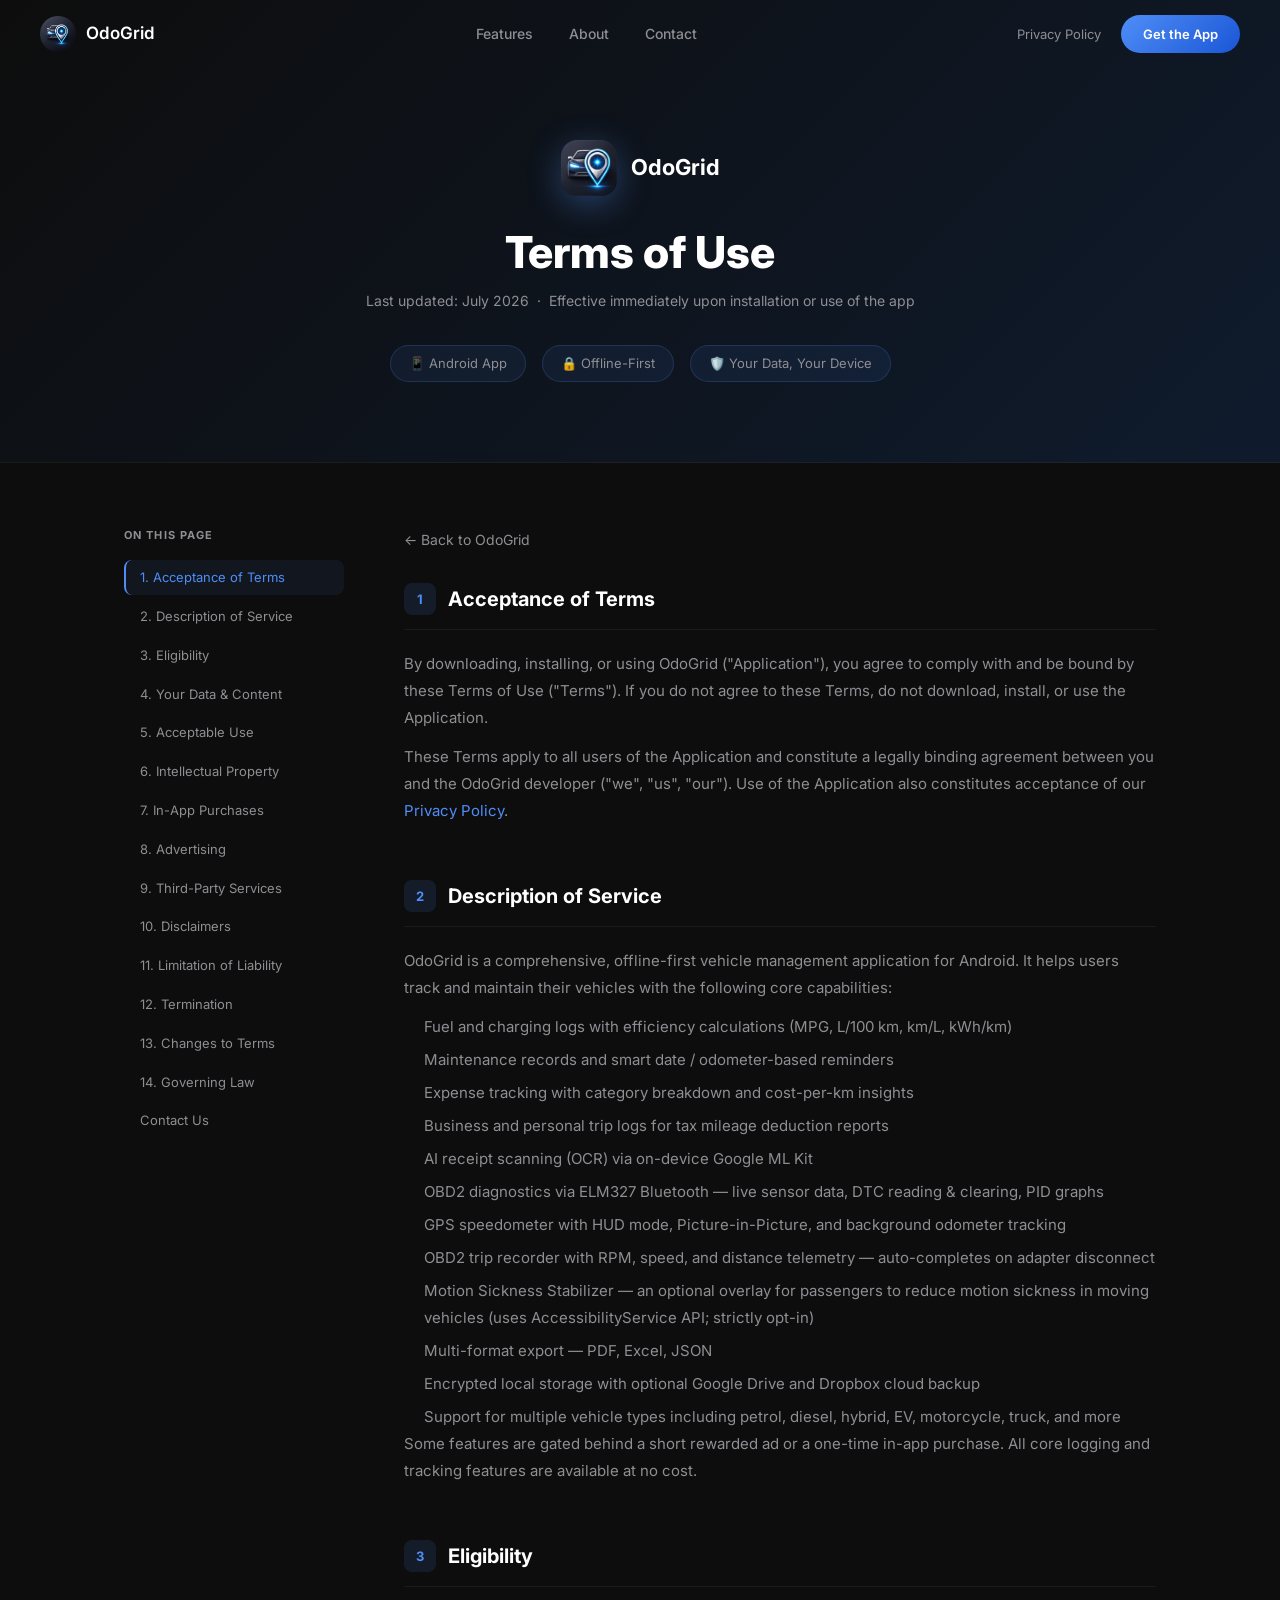
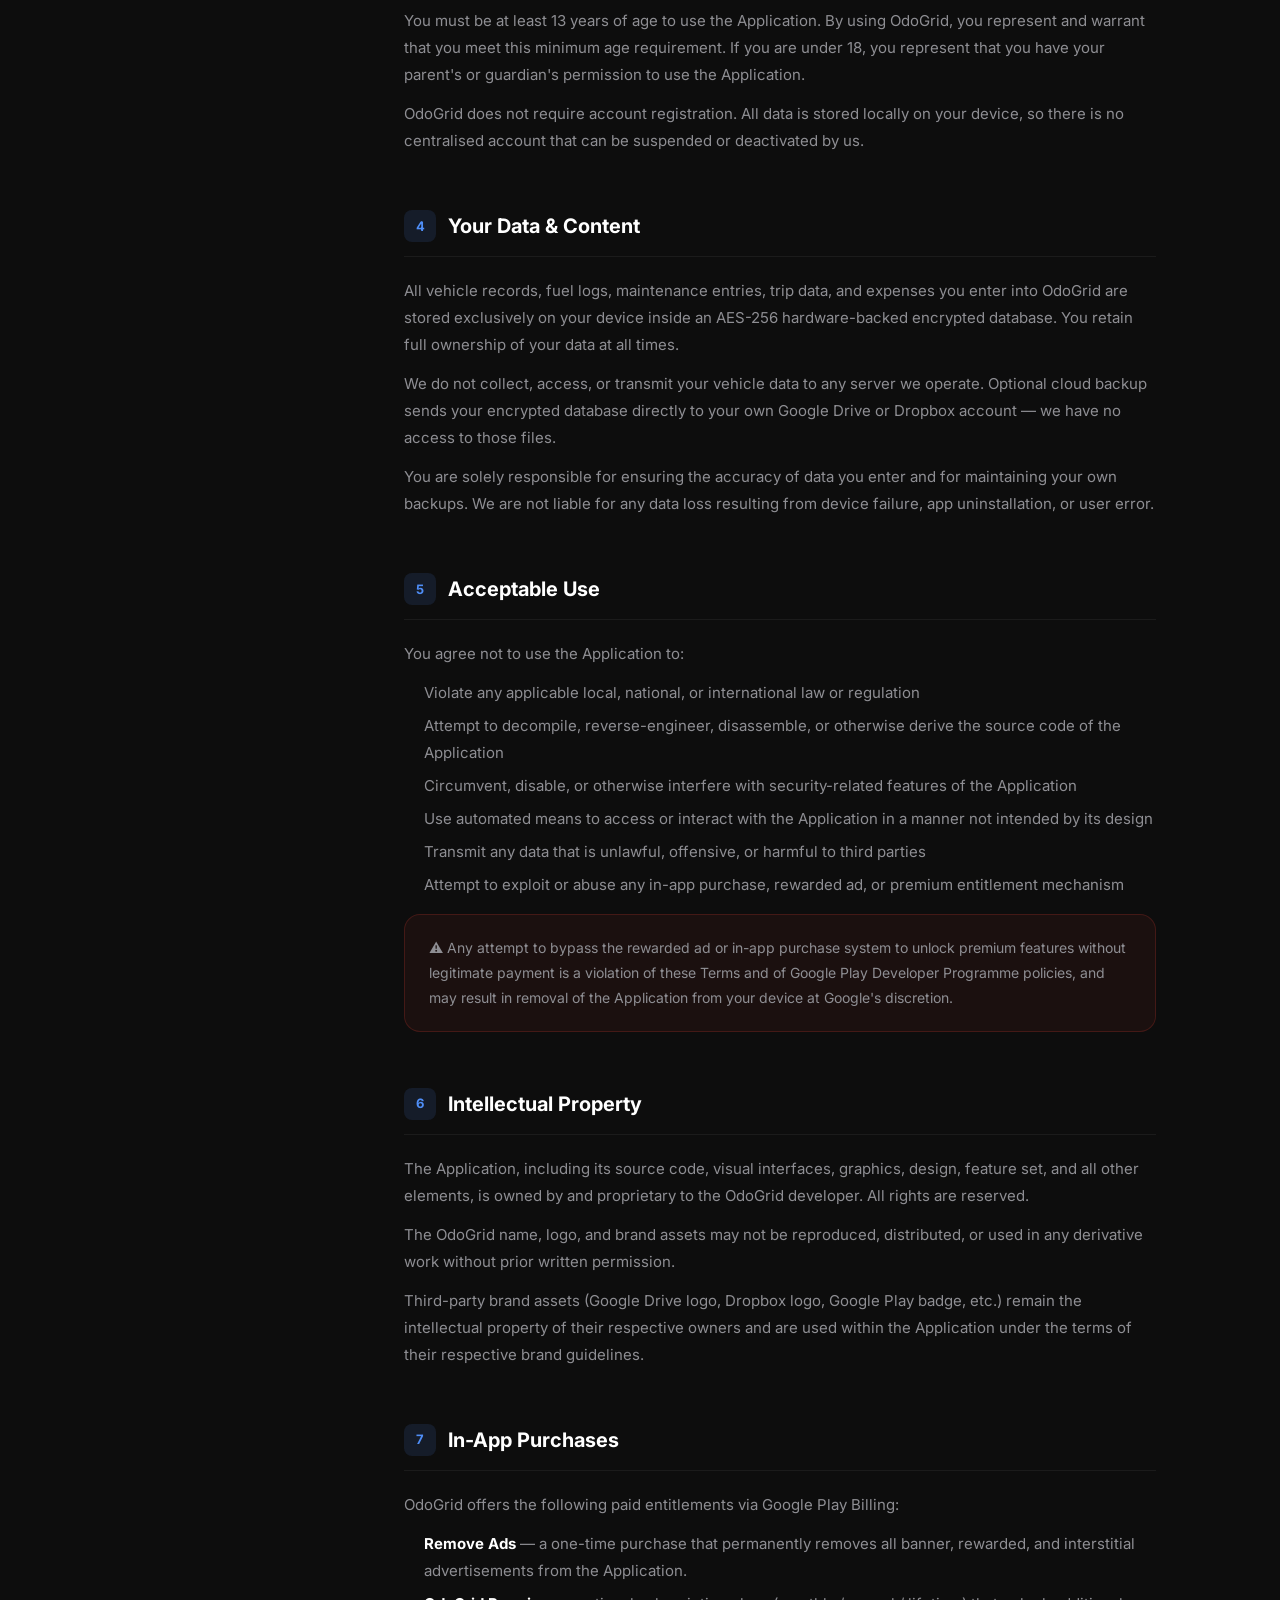
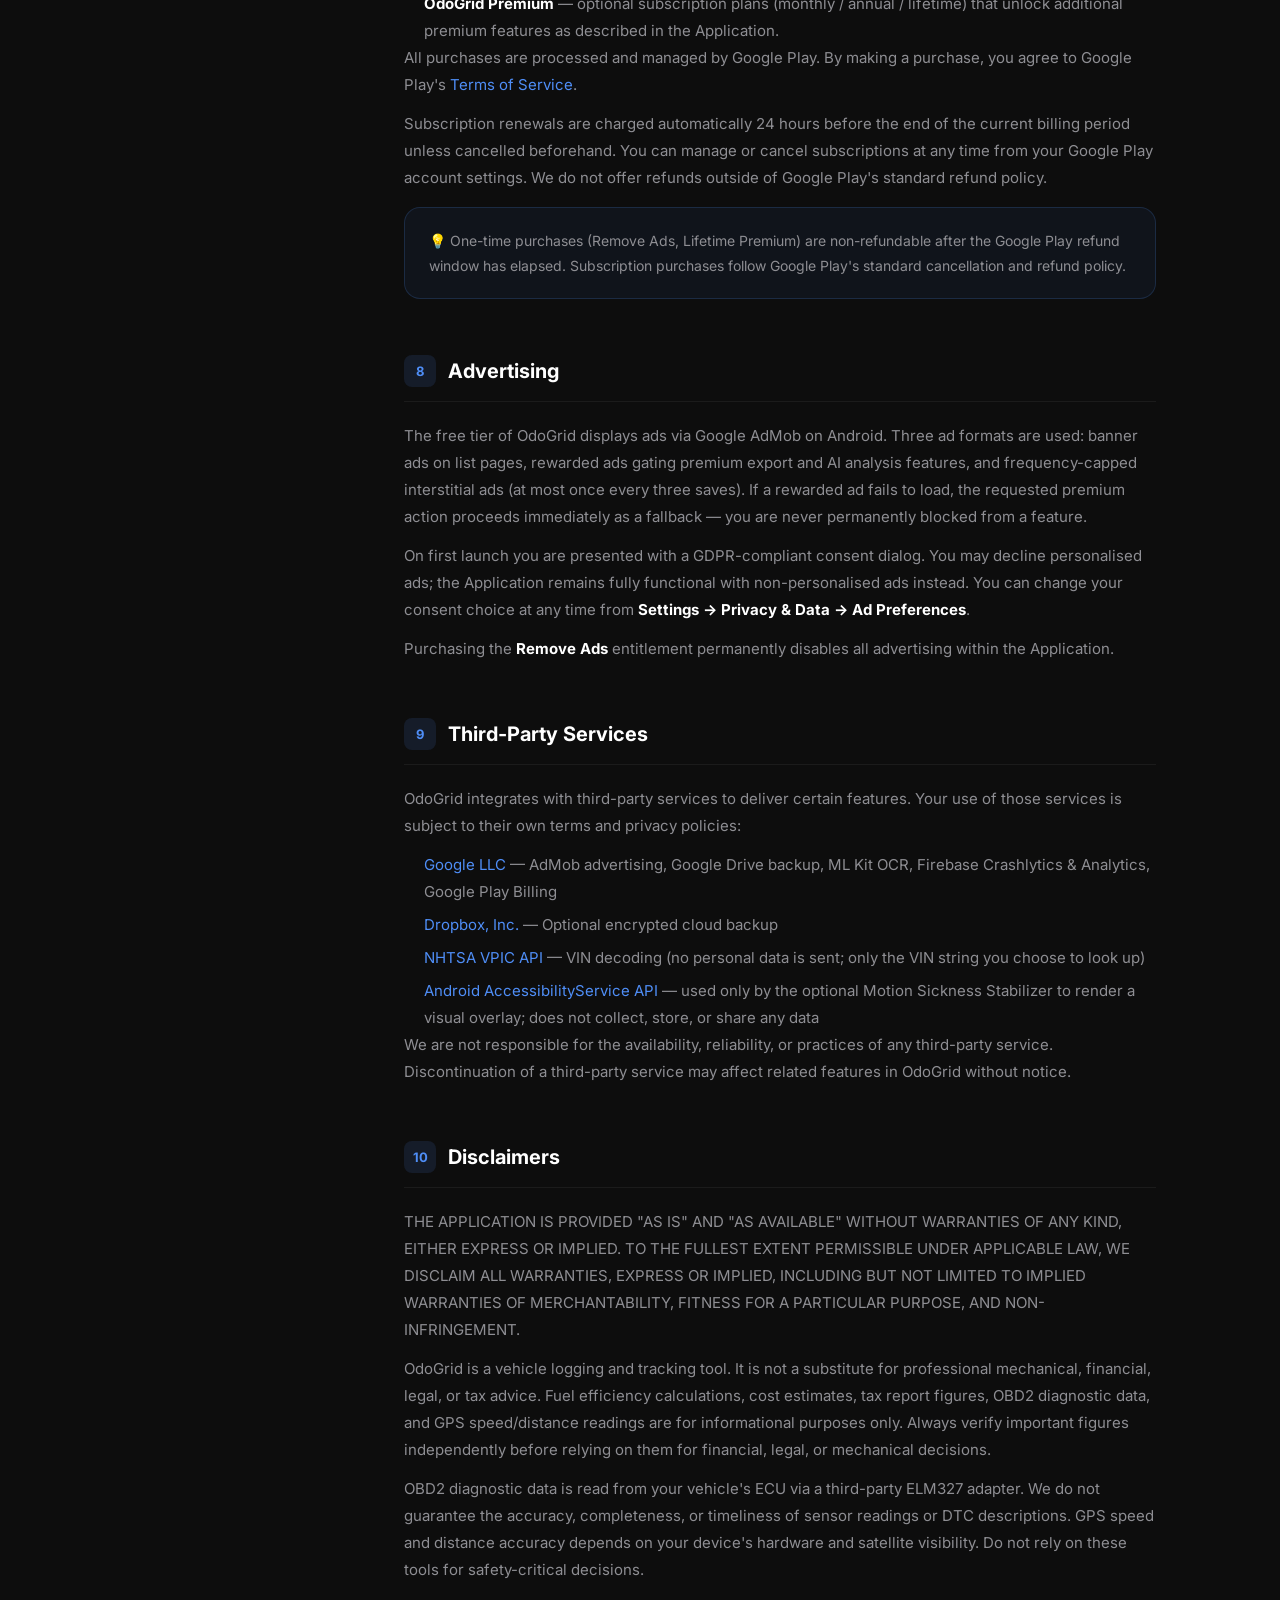
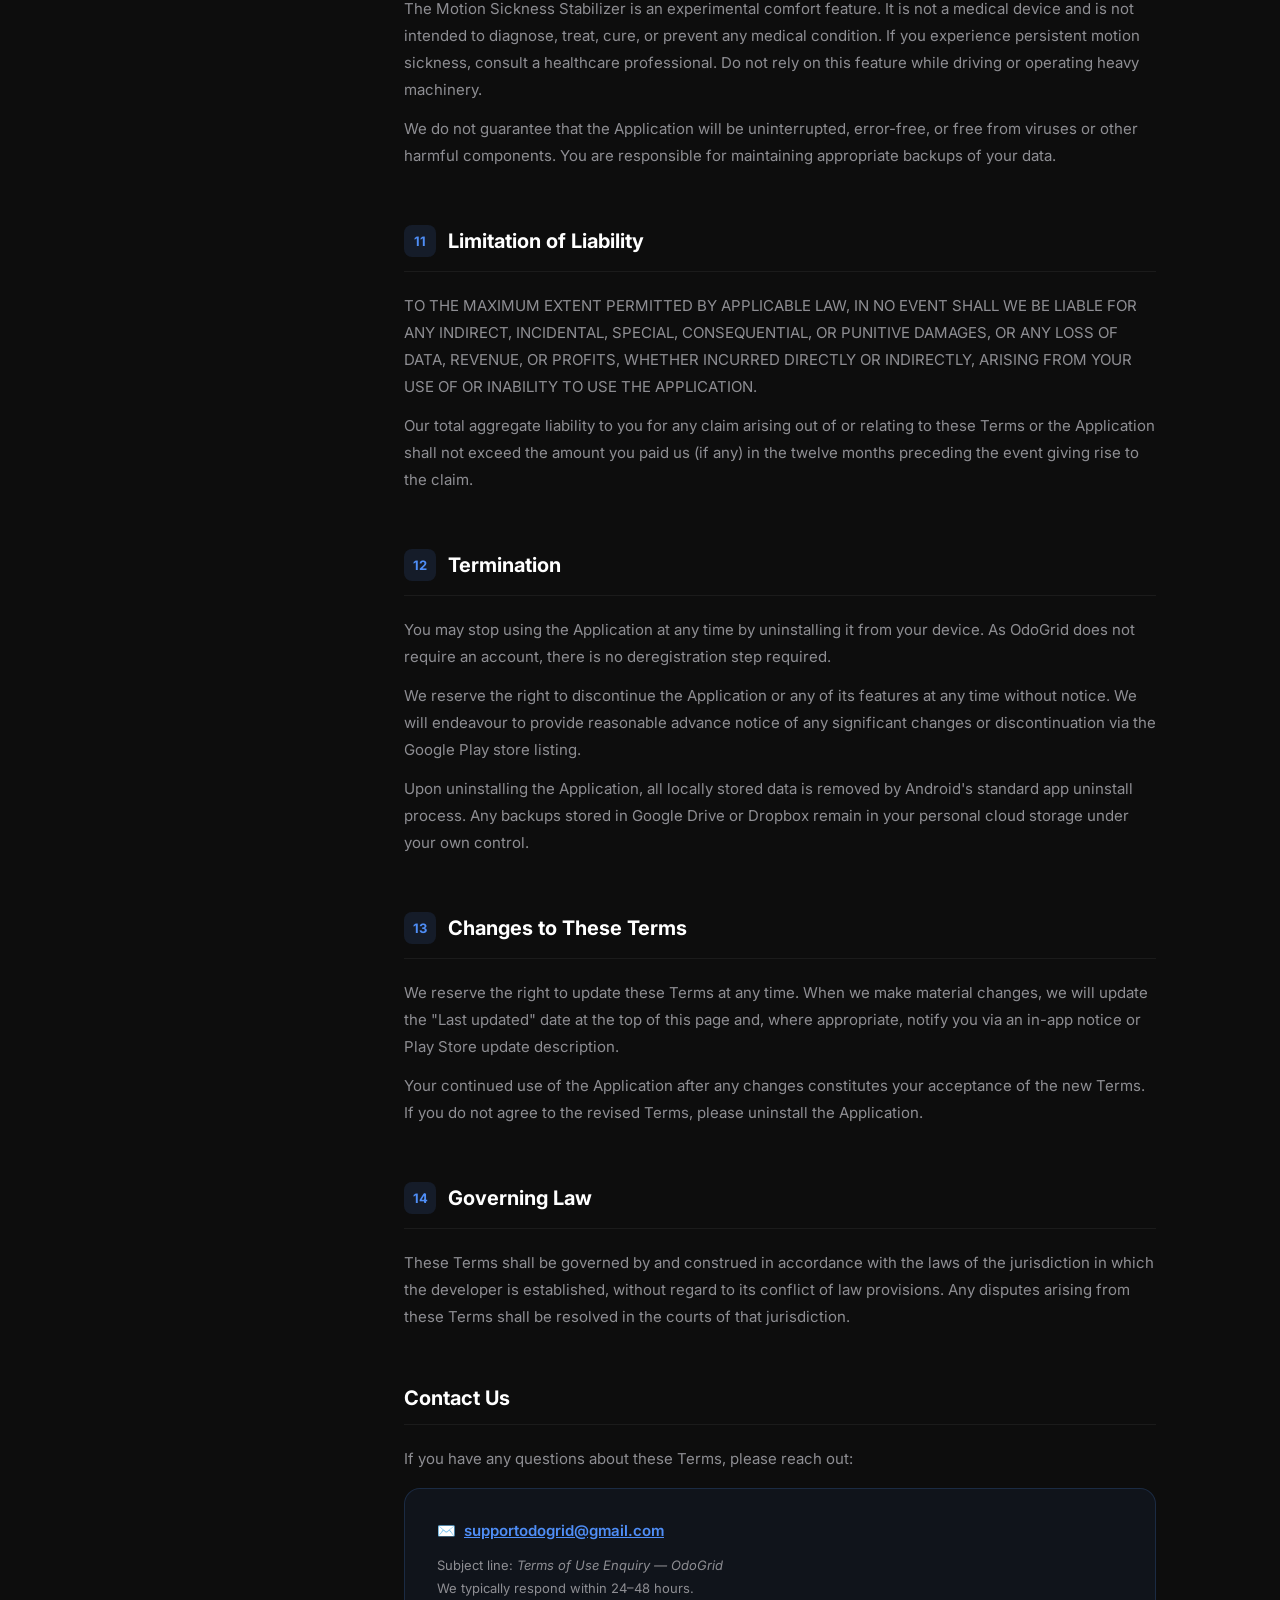
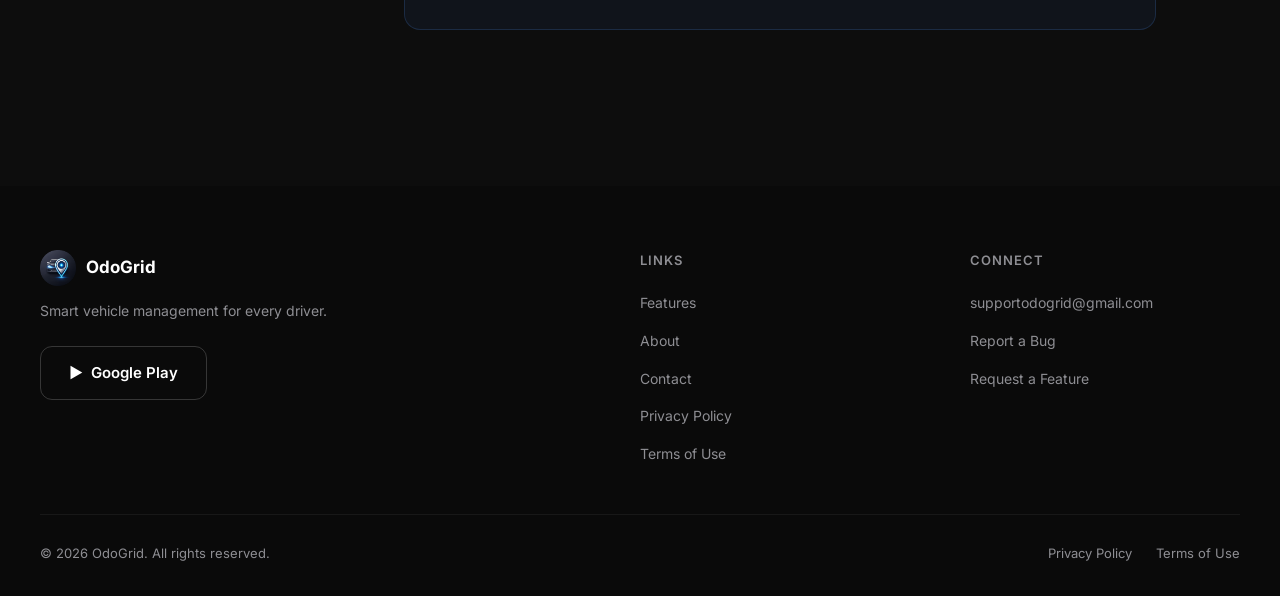
<file: terms-of-use/index.html>
<!DOCTYPE html>
<html lang="en">
<head>
  <meta charset="UTF-8" />
  <meta name="viewport" content="width=device-width, initial-scale=1.0" />
  <title>Terms of Use — OdoGrid</title>
  <meta name="description" content="OdoGrid Terms of Use — the rules governing your use of the OdoGrid vehicle management app." />
  <meta name="robots" content="index, follow" />
  <link rel="canonical" href="https://odogrid.com/terms-of-use/" />

  <!-- Favicon setup -->
  <link rel="icon" href="../assets/circle_splash.png" />
  <link rel="shortcut icon" type="image/png" href="../assets/circle_splash.png" />
  <link rel="icon" type="image/png" sizes="32x32" href="../assets/circle_splash.png" />
  <link rel="icon" type="image/png" sizes="16x16" href="../assets/circle_splash.png" />
  <link rel="apple-touch-icon" sizes="180x180" href="../assets/circle_splash.png" />

  <link rel="preconnect" href="https://fonts.googleapis.com" />
  <link rel="preconnect" href="https://fonts.gstatic.com" crossorigin />
  <link href="https://fonts.googleapis.com/css2?family=Inter:wght@400;500;600;700;800&display=swap" rel="stylesheet" />
  <link rel="stylesheet" href="../styles.css" />
  <style>
    /* ── Terms page overrides ───────────────────────────── */
    body { background: var(--bg-dark); }

    .pp-hero {
      background: linear-gradient(135deg, #0D0D0D 0%, #0F1B2D 100%);
      padding: 140px 24px 80px;
      text-align: center;
      border-bottom: 1px solid rgba(255,255,255,0.06);
    }
    .pp-hero-logo {
      display: flex;
      align-items: center;
      justify-content: center;
      gap: 14px;
      margin-bottom: 32px;
    }
    .pp-hero-logo img {
      width: 56px; height: 56px;
      border-radius: 16px;
      box-shadow: 0 8px 32px rgba(79,142,247,0.35);
    }
    .pp-hero-logo span {
      font-size: 22px;
      font-weight: 700;
    }
    .pp-hero h1 {
      font-size: clamp(28px, 4vw, 44px);
      margin-bottom: 14px;
    }
    .pp-hero-meta {
      font-size: 14px;
      color: var(--text-secondary);
      margin-bottom: 32px;
    }
    .pp-hero-badges {
      display: flex;
      justify-content: center;
      gap: 16px;
      flex-wrap: wrap;
    }
    .pp-hero-badge {
      display: flex;
      align-items: center;
      gap: 8px;
      background: rgba(79,142,247,0.08);
      border: 1px solid rgba(79,142,247,0.2);
      border-radius: var(--radius-pill);
      padding: 7px 18px;
      font-size: 13px;
      color: var(--text-secondary);
    }

    /* ── Layout ─────────────────────────────────────────── */
    .pp-layout {
      max-width: 1080px;
      margin: 0 auto;
      padding: 64px 24px 100px;
      display: grid;
      grid-template-columns: 220px 1fr;
      gap: 60px;
      align-items: start;
    }

    /* ── Sticky sidebar TOC ─────────────────────────────── */
    .pp-toc {
      position: sticky;
      top: 88px;
    }
    .pp-toc-title {
      font-size: 11px;
      font-weight: 700;
      letter-spacing: 0.1em;
      text-transform: uppercase;
      color: var(--text-secondary);
      margin-bottom: 16px;
    }
    .pp-toc ul {
      display: flex;
      flex-direction: column;
      gap: 4px;
    }
    .pp-toc ul li a {
      display: block;
      padding: 7px 14px;
      font-size: 13px;
      color: var(--text-secondary);
      border-radius: 8px;
      border-left: 2px solid transparent;
      transition: color var(--transition), background var(--transition), border-color var(--transition);
    }
    .pp-toc ul li a:hover,
    .pp-toc ul li a.active {
      color: var(--primary);
      background: rgba(79,142,247,0.08);
      border-left-color: var(--primary);
    }

    /* ── Article ────────────────────────────────────────── */
    .pp-article { min-width: 0; }

    .pp-section {
      margin-bottom: 56px;
      scroll-margin-top: 100px;
    }
    .pp-section-header {
      display: flex;
      align-items: center;
      gap: 12px;
      margin-bottom: 20px;
      padding-bottom: 14px;
      border-bottom: 1px solid rgba(255,255,255,0.06);
    }
    .pp-section-num {
      display: flex;
      align-items: center;
      justify-content: center;
      width: 32px; height: 32px;
      border-radius: 8px;
      background: rgba(79,142,247,0.12);
      color: var(--primary);
      font-size: 13px;
      font-weight: 700;
      flex-shrink: 0;
    }
    .pp-section h2 {
      font-size: 20px;
      font-weight: 700;
    }
    .pp-section p,
    .pp-section li {
      font-size: 15px;
      line-height: 1.8;
      color: var(--text-secondary);
    }
    .pp-section p + p { margin-top: 12px; }
    .pp-section ul {
      margin-top: 12px;
      padding-left: 20px;
      display: flex;
      flex-direction: column;
      gap: 6px;
    }

    /* ── Highlight box ──────────────────────────────────── */
    .pp-highlight-box {
      background: rgba(79,142,247,0.06);
      border: 1px solid rgba(79,142,247,0.18);
      border-radius: var(--radius-card);
      padding: 20px 24px;
      margin-top: 16px;
    }
    .pp-highlight-box p { font-size: 14px; color: var(--text-secondary); }

    /* ── Warning box ────────────────────────────────────── */
    .pp-warning-box {
      background: rgba(255,69,58,0.06);
      border: 1px solid rgba(255,69,58,0.18);
      border-radius: var(--radius-card);
      padding: 20px 24px;
      margin-top: 16px;
    }
    .pp-warning-box p { font-size: 14px; color: var(--text-secondary); }

    /* ── Contact block ──────────────────────────────────── */
    .pp-contact-box {
      background: rgba(79,142,247,0.06);
      border: 1px solid rgba(79,142,247,0.18);
      border-radius: var(--radius-card);
      padding: 28px 32px;
      margin-top: 16px;
    }
    .pp-contact-box p { font-size: 15px; }
    .pp-contact-box a {
      color: var(--primary);
      font-weight: 600;
      text-decoration: underline;
    }

    /* ── Back link ──────────────────────────────────────── */
    .pp-back {
      display: inline-flex;
      align-items: center;
      gap: 8px;
      font-size: 14px;
      color: var(--text-secondary);
      transition: color var(--transition);
      margin-bottom: 32px;
    }
    .pp-back:hover { color: var(--primary); }

    /* ── Responsive ─────────────────────────────────────── */
    @media (max-width: 768px) {
      .pp-layout {
        grid-template-columns: 1fr;
        gap: 0;
      }
      .pp-toc {
        position: static;
        background: var(--surface-dark);
        border-radius: var(--radius-card);
        padding: 20px 24px;
        margin-bottom: 40px;
      }
    }
  </style>
</head>
<body>

<!-- =========================================================
     NAVIGATION BAR
     ========================================================= -->
<nav id="navbar" role="navigation" aria-label="Main navigation">
  <div class="nav-inner">

    <a href="../" class="nav-logo" aria-label="OdoGrid home">
      <img src="../assets/circle_splash.png" alt="OdoGrid logo" class="nav-logo-img" width="36" height="36" />
      OdoGrid
    </a>

    <ul class="nav-links" role="list">
      <li><a href="../#features">Features</a></li>
      <li><a href="../#about">About</a></li>
      <li><a href="../#contact">Contact</a></li>
    </ul>

    <div class="nav-right">
      <a href="../privacy-policy/" class="nav-privacy-link">Privacy Policy</a>
      <a href="https://play.google.com/store/apps/details?id=com.odogrid.app"
         class="btn-get-app"
         target="_blank"
         rel="noopener noreferrer"
         aria-label="Get OdoGrid on Google Play">Get the App</a>
      <button class="hamburger" aria-label="Open menu" aria-expanded="false" aria-controls="mobile-drawer" id="hamburger-btn">
        <span></span><span></span><span></span>
      </button>
    </div>

  </div>
</nav>

<!-- Mobile drawer -->
<div class="mobile-drawer" id="mobile-drawer" role="dialog" aria-modal="true" aria-label="Navigation menu">
  <a href="../#features" onclick="closeMobileMenu()">Features</a>
  <a href="../#about"    onclick="closeMobileMenu()">About</a>
  <a href="../#contact"  onclick="closeMobileMenu()">Contact</a>
  <a href="../privacy-policy/"  onclick="closeMobileMenu()">Privacy Policy</a>
  <a href="./"    onclick="closeMobileMenu()" aria-current="page">Terms of Use</a>
  <a href="https://play.google.com/store/apps/details?id=com.odogrid.app"
     class="btn btn-primary"
     target="_blank"
     rel="noopener noreferrer">Get the App</a>
</div>


<!-- =========================================================
     HERO
     ========================================================= -->
<div class="pp-hero">
  <div class="pp-hero-logo">
    <img src="../assets/logo.png" alt="OdoGrid app icon" />
    <span>OdoGrid</span>
  </div>
  <h1>Terms of Use</h1>
  <p class="pp-hero-meta">Last updated: July 2026 &nbsp;·&nbsp; Effective immediately upon installation or use of the app</p>
  <div class="pp-hero-badges">
    <span class="pp-hero-badge">📱 Android App</span>
    <span class="pp-hero-badge">🔒 Offline-First</span>
    <span class="pp-hero-badge">🛡️ Your Data, Your Device</span>
  </div>
</div>


<!-- =========================================================
     LAYOUT: TOC + ARTICLE
     ========================================================= -->
<div class="pp-layout">

  <!-- Sidebar TOC -->
  <aside class="pp-toc" aria-label="Table of contents">
    <p class="pp-toc-title">On this page</p>
    <ul role="list">
      <li><a href="#tou-acceptance"      class="toc-link">1. Acceptance of Terms</a></li>
      <li><a href="#tou-description"     class="toc-link">2. Description of Service</a></li>
      <li><a href="#tou-eligibility"     class="toc-link">3. Eligibility</a></li>
      <li><a href="#tou-user-content"    class="toc-link">4. Your Data &amp; Content</a></li>
      <li><a href="#tou-acceptable-use"  class="toc-link">5. Acceptable Use</a></li>
      <li><a href="#tou-ip"              class="toc-link">6. Intellectual Property</a></li>
      <li><a href="#tou-billing"         class="toc-link">7. In-App Purchases</a></li>
      <li><a href="#tou-ads"             class="toc-link">8. Advertising</a></li>
      <li><a href="#tou-third-party"     class="toc-link">9. Third-Party Services</a></li>
      <li><a href="#tou-disclaimers"     class="toc-link">10. Disclaimers</a></li>
      <li><a href="#tou-liability"       class="toc-link">11. Limitation of Liability</a></li>
      <li><a href="#tou-termination"     class="toc-link">12. Termination</a></li>
      <li><a href="#tou-changes"         class="toc-link">13. Changes to Terms</a></li>
      <li><a href="#tou-governing-law"   class="toc-link">14. Governing Law</a></li>
      <li><a href="#tou-contact"         class="toc-link">Contact Us</a></li>
    </ul>
  </aside>

  <!-- Article -->
  <article class="pp-article">

    <a href="../" class="pp-back">← Back to OdoGrid</a>

    <!-- 1. Acceptance -->
    <section class="pp-section fade-up" id="tou-acceptance" aria-labelledby="tou-acceptance-h">
      <div class="pp-section-header">
        <div class="pp-section-num">1</div>
        <h2 id="tou-acceptance-h">Acceptance of Terms</h2>
      </div>
      <p>
        By downloading, installing, or using OdoGrid ("Application"), you agree to comply with
        and be bound by these Terms of Use ("Terms"). If you do not agree to these Terms, do not
        download, install, or use the Application.
      </p>
      <p>
        These Terms apply to all users of the Application and constitute a legally binding agreement
        between you and the OdoGrid developer ("we", "us", "our"). Use of the Application also
        constitutes acceptance of our <a href="../privacy-policy/" style="color:var(--primary);">Privacy Policy</a>.
      </p>
    </section>

    <!-- 2. Description of Service -->
    <section class="pp-section fade-up" id="tou-description" aria-labelledby="tou-description-h">
      <div class="pp-section-header">
        <div class="pp-section-num">2</div>
        <h2 id="tou-description-h">Description of Service</h2>
      </div>
      <p>
        OdoGrid is a comprehensive, offline-first vehicle management application for Android. It
        helps users track and maintain their vehicles with the following core capabilities:
      </p>
      <ul>
        <li>Fuel and charging logs with efficiency calculations (MPG, L/100 km, km/L, kWh/km)</li>
        <li>Maintenance records and smart date / odometer-based reminders</li>
        <li>Expense tracking with category breakdown and cost-per-km insights</li>
        <li>Business and personal trip logs for tax mileage deduction reports</li>
        <li>AI receipt scanning (OCR) via on-device Google ML Kit</li>
        <li>OBD2 diagnostics via ELM327 Bluetooth — live sensor data, DTC reading &amp; clearing, PID graphs</li>
        <li>GPS speedometer with HUD mode, Picture-in-Picture, and background odometer tracking</li>
        <li>OBD2 trip recorder with RPM, speed, and distance telemetry — auto-completes on adapter disconnect</li>
        <li>Motion Sickness Stabilizer — an optional overlay for passengers to reduce motion sickness in moving vehicles (uses AccessibilityService API; strictly opt-in)</li>
        <li>Multi-format export — PDF, Excel, JSON</li>
        <li>Encrypted local storage with optional Google Drive and Dropbox cloud backup</li>
        <li>Support for multiple vehicle types including petrol, diesel, hybrid, EV, motorcycle, truck, and more</li>
      </ul>
      <p>
        Some features are gated behind a short rewarded ad or a one-time in-app purchase.
        All core logging and tracking features are available at no cost.
      </p>
    </section>

    <!-- 3. Eligibility -->
    <section class="pp-section fade-up" id="tou-eligibility" aria-labelledby="tou-eligibility-h">
      <div class="pp-section-header">
        <div class="pp-section-num">3</div>
        <h2 id="tou-eligibility-h">Eligibility</h2>
      </div>
      <p>
        You must be at least 13 years of age to use the Application. By using OdoGrid, you
        represent and warrant that you meet this minimum age requirement. If you are under 18,
        you represent that you have your parent's or guardian's permission to use the Application.
      </p>
      <p>
        OdoGrid does not require account registration. All data is stored locally on your device,
        so there is no centralised account that can be suspended or deactivated by us.
      </p>
    </section>

    <!-- 4. Your Data & Content -->
    <section class="pp-section fade-up" id="tou-user-content" aria-labelledby="tou-user-content-h">
      <div class="pp-section-header">
        <div class="pp-section-num">4</div>
        <h2 id="tou-user-content-h">Your Data &amp; Content</h2>
      </div>
      <p>
        All vehicle records, fuel logs, maintenance entries, trip data, and expenses you enter into
        OdoGrid are stored exclusively on your device inside an AES-256 hardware-backed encrypted
        database. You retain full ownership of your data at all times.
      </p>
      <p>
        We do not collect, access, or transmit your vehicle data to any server we operate.
        Optional cloud backup sends your encrypted database directly to your own Google Drive or
        Dropbox account — we have no access to those files.
      </p>
      <p>
        You are solely responsible for ensuring the accuracy of data you enter and for maintaining
        your own backups. We are not liable for any data loss resulting from device failure,
        app uninstallation, or user error.
      </p>
    </section>

    <!-- 5. Acceptable Use -->
    <section class="pp-section fade-up" id="tou-acceptable-use" aria-labelledby="tou-acceptable-use-h">
      <div class="pp-section-header">
        <div class="pp-section-num">5</div>
        <h2 id="tou-acceptable-use-h">Acceptable Use</h2>
      </div>
      <p>You agree not to use the Application to:</p>
      <ul>
        <li>Violate any applicable local, national, or international law or regulation</li>
        <li>Attempt to decompile, reverse-engineer, disassemble, or otherwise derive the source code of the Application</li>
        <li>Circumvent, disable, or otherwise interfere with security-related features of the Application</li>
        <li>Use automated means to access or interact with the Application in a manner not intended by its design</li>
        <li>Transmit any data that is unlawful, offensive, or harmful to third parties</li>
        <li>Attempt to exploit or abuse any in-app purchase, rewarded ad, or premium entitlement mechanism</li>
      </ul>
      <div class="pp-warning-box">
        <p>
          ⚠️ Any attempt to bypass the rewarded ad or in-app purchase system to unlock premium
          features without legitimate payment is a violation of these Terms and of Google Play
          Developer Programme policies, and may result in removal of the Application from your
          device at Google's discretion.
        </p>
      </div>
    </section>

    <!-- 6. Intellectual Property -->
    <section class="pp-section fade-up" id="tou-ip" aria-labelledby="tou-ip-h">
      <div class="pp-section-header">
        <div class="pp-section-num">6</div>
        <h2 id="tou-ip-h">Intellectual Property</h2>
      </div>
      <p>
        The Application, including its source code, visual interfaces, graphics, design, feature
        set, and all other elements, is owned by and proprietary to the OdoGrid developer. All
        rights are reserved.
      </p>
      <p>
        The OdoGrid name, logo, and brand assets may not be reproduced, distributed, or used in
        any derivative work without prior written permission.
      </p>
      <p>
        Third-party brand assets (Google Drive logo, Dropbox logo, Google Play badge, etc.)
        remain the intellectual property of their respective owners and are used within the
        Application under the terms of their respective brand guidelines.
      </p>
    </section>

    <!-- 7. In-App Purchases -->
    <section class="pp-section fade-up" id="tou-billing" aria-labelledby="tou-billing-h">
      <div class="pp-section-header">
        <div class="pp-section-num">7</div>
        <h2 id="tou-billing-h">In-App Purchases</h2>
      </div>
      <p>
        OdoGrid offers the following paid entitlements via Google Play Billing:
      </p>
      <ul>
        <li><strong style="color:#fff;">Remove Ads</strong> — a one-time purchase that permanently removes all banner, rewarded, and interstitial advertisements from the Application.</li>
        <li><strong style="color:#fff;">OdoGrid Premium</strong> — optional subscription plans (monthly / annual / lifetime) that unlock additional premium features as described in the Application.</li>
      </ul>
      <p>
        All purchases are processed and managed by Google Play. By making a purchase, you agree to
        Google Play's <a href="https://play.google.com/about/play-terms/" target="_blank" rel="noopener noreferrer" style="color:var(--primary);">Terms of Service</a>.
      </p>
      <p>
        Subscription renewals are charged automatically 24 hours before the end of the current
        billing period unless cancelled beforehand. You can manage or cancel subscriptions at any
        time from your Google Play account settings. We do not offer refunds outside of Google
        Play's standard refund policy.
      </p>
      <div class="pp-highlight-box">
        <p>
          💡 One-time purchases (Remove Ads, Lifetime Premium) are non-refundable after the
          Google Play refund window has elapsed. Subscription purchases follow Google Play's
          standard cancellation and refund policy.
        </p>
      </div>
    </section>

    <!-- 8. Advertising -->
    <section class="pp-section fade-up" id="tou-ads" aria-labelledby="tou-ads-h">
      <div class="pp-section-header">
        <div class="pp-section-num">8</div>
        <h2 id="tou-ads-h">Advertising</h2>
      </div>
      <p>
        The free tier of OdoGrid displays ads via Google AdMob on Android. Three ad formats
        are used: banner ads on list pages, rewarded ads gating premium export and AI analysis
        features, and frequency-capped interstitial ads (at most once every three saves). If a
        rewarded ad fails to load, the requested premium action proceeds immediately as a fallback —
        you are never permanently blocked from a feature.
      </p>
      <p>
        On first launch you are presented with a GDPR-compliant consent dialog. You may decline
        personalised ads; the Application remains fully functional with non-personalised ads
        instead. You can change your consent choice at any time from <strong style="color:#fff;">Settings → Privacy &amp; Data → Ad Preferences</strong>.
      </p>
      <p>
        Purchasing the <strong style="color:#fff;">Remove Ads</strong> entitlement permanently
        disables all advertising within the Application.
      </p>
    </section>

    <!-- 9. Third-Party Services -->
    <section class="pp-section fade-up" id="tou-third-party" aria-labelledby="tou-third-party-h">
      <div class="pp-section-header">
        <div class="pp-section-num">9</div>
        <h2 id="tou-third-party-h">Third-Party Services</h2>
      </div>
      <p>
        OdoGrid integrates with third-party services to deliver certain features. Your use of
        those services is subject to their own terms and privacy policies:
      </p>
      <ul>
        <li><a href="https://policies.google.com/terms" target="_blank" rel="noopener noreferrer" style="color:var(--primary);">Google LLC</a> — AdMob advertising, Google Drive backup, ML Kit OCR, Firebase Crashlytics &amp; Analytics, Google Play Billing</li>
        <li><a href="https://www.dropbox.com/terms" target="_blank" rel="noopener noreferrer" style="color:var(--primary);">Dropbox, Inc.</a> — Optional encrypted cloud backup</li>
        <li><a href="https://vpic.nhtsa.dot.gov/" target="_blank" rel="noopener noreferrer" style="color:var(--primary);">NHTSA VPIC API</a> — VIN decoding (no personal data is sent; only the VIN string you choose to look up)</li>
        <li><a href="https://developer.android.com/reference/android/accessibilityservice/AccessibilityService" target="_blank" rel="noopener noreferrer" style="color:var(--primary);">Android AccessibilityService API</a> — used only by the optional Motion Sickness Stabilizer to render a visual overlay; does not collect, store, or share any data</li>
      </ul>
      <p>
        We are not responsible for the availability, reliability, or practices of any third-party
        service. Discontinuation of a third-party service may affect related features in OdoGrid
        without notice.
      </p>
    </section>

    <!-- 10. Disclaimers -->
    <section class="pp-section fade-up" id="tou-disclaimers" aria-labelledby="tou-disclaimers-h">
      <div class="pp-section-header">
        <div class="pp-section-num">10</div>
        <h2 id="tou-disclaimers-h">Disclaimers</h2>
      </div>
      <p>
        THE APPLICATION IS PROVIDED "AS IS" AND "AS AVAILABLE" WITHOUT WARRANTIES OF ANY KIND,
        EITHER EXPRESS OR IMPLIED. TO THE FULLEST EXTENT PERMISSIBLE UNDER APPLICABLE LAW,
        WE DISCLAIM ALL WARRANTIES, EXPRESS OR IMPLIED, INCLUDING BUT NOT LIMITED TO IMPLIED
        WARRANTIES OF MERCHANTABILITY, FITNESS FOR A PARTICULAR PURPOSE, AND NON-INFRINGEMENT.
      </p>
      <p>
        OdoGrid is a vehicle logging and tracking tool. It is not a substitute for professional
        mechanical, financial, legal, or tax advice. Fuel efficiency calculations, cost estimates,
        tax report figures, OBD2 diagnostic data, and GPS speed/distance readings are for
        informational purposes only. Always verify important figures independently before
        relying on them for financial, legal, or mechanical decisions.
      </p>
      <p>
        OBD2 diagnostic data is read from your vehicle's ECU via a third-party ELM327 adapter.
        We do not guarantee the accuracy, completeness, or timeliness of sensor readings or
        DTC descriptions. GPS speed and distance accuracy depends on your device's hardware
        and satellite visibility. Do not rely on these tools for safety-critical decisions.
      </p>
      <p>
        The Motion Sickness Stabilizer is an experimental comfort feature. It is not a medical
        device and is not intended to diagnose, treat, cure, or prevent any medical condition.
        If you experience persistent motion sickness, consult a healthcare professional.
        Do not rely on this feature while driving or operating heavy machinery.
      </p>
      <p>
        We do not guarantee that the Application will be uninterrupted, error-free, or free from
        viruses or other harmful components. You are responsible for maintaining appropriate
        backups of your data.
      </p>
    </section>

    <!-- 11. Limitation of Liability -->
    <section class="pp-section fade-up" id="tou-liability" aria-labelledby="tou-liability-h">
      <div class="pp-section-header">
        <div class="pp-section-num">11</div>
        <h2 id="tou-liability-h">Limitation of Liability</h2>
      </div>
      <p>
        TO THE MAXIMUM EXTENT PERMITTED BY APPLICABLE LAW, IN NO EVENT SHALL WE BE LIABLE FOR
        ANY INDIRECT, INCIDENTAL, SPECIAL, CONSEQUENTIAL, OR PUNITIVE DAMAGES, OR ANY LOSS OF
        DATA, REVENUE, OR PROFITS, WHETHER INCURRED DIRECTLY OR INDIRECTLY, ARISING FROM YOUR
        USE OF OR INABILITY TO USE THE APPLICATION.
      </p>
      <p>
        Our total aggregate liability to you for any claim arising out of or relating to these
        Terms or the Application shall not exceed the amount you paid us (if any) in the twelve
        months preceding the event giving rise to the claim.
      </p>
    </section>

    <!-- 12. Termination -->
    <section class="pp-section fade-up" id="tou-termination" aria-labelledby="tou-termination-h">
      <div class="pp-section-header">
        <div class="pp-section-num">12</div>
        <h2 id="tou-termination-h">Termination</h2>
      </div>
      <p>
        You may stop using the Application at any time by uninstalling it from your device. As
        OdoGrid does not require an account, there is no deregistration step required.
      </p>
      <p>
        We reserve the right to discontinue the Application or any of its features at any time
        without notice. We will endeavour to provide reasonable advance notice of any significant
        changes or discontinuation via the Google Play store listing.
      </p>
      <p>
        Upon uninstalling the Application, all locally stored data is removed by Android's
        standard app uninstall process. Any backups stored in Google Drive or Dropbox remain in
        your personal cloud storage under your own control.
      </p>
    </section>

    <!-- 13. Changes to Terms -->
    <section class="pp-section fade-up" id="tou-changes" aria-labelledby="tou-changes-h">
      <div class="pp-section-header">
        <div class="pp-section-num">13</div>
        <h2 id="tou-changes-h">Changes to These Terms</h2>
      </div>
      <p>
        We reserve the right to update these Terms at any time. When we make material changes, we
        will update the "Last updated" date at the top of this page and, where appropriate, notify
        you via an in-app notice or Play Store update description.
      </p>
      <p>
        Your continued use of the Application after any changes constitutes your acceptance of the
        new Terms. If you do not agree to the revised Terms, please uninstall the Application.
      </p>
    </section>

    <!-- 14. Governing Law -->
    <section class="pp-section fade-up" id="tou-governing-law" aria-labelledby="tou-governing-law-h">
      <div class="pp-section-header">
        <div class="pp-section-num">14</div>
        <h2 id="tou-governing-law-h">Governing Law</h2>
      </div>
      <p>
        These Terms shall be governed by and construed in accordance with the laws of the
        jurisdiction in which the developer is established, without regard to its conflict of
        law provisions. Any disputes arising from these Terms shall be resolved in the courts
        of that jurisdiction.
      </p>
    </section>

    <!-- Contact -->
    <section class="pp-section fade-up" id="tou-contact" aria-labelledby="tou-contact-h">
      <div class="pp-section-header">
        <h2 id="tou-contact-h" style="margin:0;">Contact Us</h2>
      </div>
      <p>If you have any questions about these Terms, please reach out:</p>
      <div class="pp-contact-box">
        <p>
          ✉️&nbsp; <a href="mailto:supportodogrid@gmail.com?subject=Terms of Use Enquiry — OdoGrid">supportodogrid@gmail.com</a>
        </p>
        <p style="margin-top:10px;font-size:13px;color:var(--text-secondary);">
          Subject line: <em>Terms of Use Enquiry — OdoGrid</em><br>
          We typically respond within 24–48 hours.
        </p>
      </div>
    </section>

  </article>
</div><!-- end .pp-layout -->


<!-- =========================================================
     FOOTER
     ========================================================= -->
<footer role="contentinfo">
  <div class="footer-inner">
    <div class="footer-grid">
      <div class="footer-brand">
        <div class="footer-logo">
          <img src="../assets/circle_splash.png" alt="OdoGrid logo" class="nav-logo-img" width="36" height="36" />
          <strong style="font-size:17px;">OdoGrid</strong>
        </div>
        <p>Smart vehicle management for every driver.</p>
        <a href="https://play.google.com/store/apps/details?id=com.odogrid.app"
           class="btn btn-ghost"
           target="_blank"
           rel="noopener noreferrer"
           aria-label="Get OdoGrid on Google Play"
           style="width:fit-content;">
          ▶&nbsp; Google Play
        </a>
      </div>
      <div class="footer-col">
        <h4>Links</h4>
        <ul role="list">
          <li><a href="../#features">Features</a></li>
          <li><a href="../#about">About</a></li>
          <li><a href="../#contact">Contact</a></li>
          <li><a href="../privacy-policy/">Privacy Policy</a></li>
          <li><a href="./" aria-current="page">Terms of Use</a></li>
        </ul>
      </div>
      <div class="footer-col">
        <h4>Connect</h4>
        <ul role="list">
          <li><a href="mailto:supportodogrid@gmail.com">supportodogrid@gmail.com</a></li>
          <li><a href="mailto:supportodogrid@gmail.com?subject=Bug Report — OdoGrid">Report a Bug</a></li>
          <li><a href="mailto:supportodogrid@gmail.com?subject=Feature Request — OdoGrid">Request a Feature</a></li>
        </ul>
      </div>
    </div>
    <hr class="footer-divider" />
    <div class="footer-bottom">
      <span>© 2026 OdoGrid. All rights reserved.</span>
      <div class="footer-bottom-links">
        <a href="../privacy-policy/">Privacy Policy</a>
        <a href="./" aria-current="page">Terms of Use</a>
      </div>
    </div>
  </div>
</footer>

<script src="../main.js"></script>
<script>
  // ── TOC active link highlight on scroll ──────────────────
  (function initTocHighlight() {
    const links    = document.querySelectorAll('.toc-link');
    const sections = Array.from(links).map(l => document.querySelector(l.getAttribute('href')));

    function onScroll() {
      const scrollY  = window.scrollY + 120;
      let   activeIdx = 0;
      sections.forEach((s, i) => {
        if (s && s.offsetTop <= scrollY) activeIdx = i;
      });
      links.forEach((l, i) => l.classList.toggle('active', i === activeIdx));
    }

    window.addEventListener('scroll', onScroll, { passive: true });
    onScroll();
  })();
</script>
</body>
</html>
</file>
<file: styles.css>
/* =========================================================
   OdoGrid — Website Styles
   Design tokens from odogrid_website.md
   ========================================================= */

/* ── Reset & base ──────────────────────────────────────── */
*, *::before, *::after { box-sizing: border-box; margin: 0; padding: 0; }

:root {
  --primary:        #4F8EF7;
  --primary-dark:   #1A56D6;
  --accent:         #FF8C00;
  --bg-dark:        #0D0D0D;
  --surface-dark:   #1C1C1E;
  --surface-mid:    #111111;
  --bg-light:       #F2F2F7;
  --text-primary:   #FFFFFF;
  --text-secondary: #8E8E93;
  --success:        #4F8EF7;
  --radius-card:    16px;
  --radius-btn:     12px;
  --radius-pill:    24px;
  --shadow:         0 8px 32px rgba(0,0,0,0.18);
  --max-w:          1200px;
  --transition:     0.25s ease;
}

html { scroll-behavior: smooth; }

body {
  font-family: 'Inter', -apple-system, BlinkMacSystemFont, sans-serif;
  background: var(--bg-dark);
  color: var(--text-primary);
  line-height: 1.6;
  -webkit-font-smoothing: antialiased;
}

img { display: block; max-width: 100%; }
a  { color: inherit; text-decoration: none; }
ul { list-style: none; }

/* ── Typography scale ──────────────────────────────────── */
h1 { font-size: clamp(40px, 6vw, 72px); font-weight: 800; line-height: 1.1; }
h2 { font-size: clamp(28px, 4vw, 48px); font-weight: 700; line-height: 1.2; }
h3 { font-size: clamp(22px, 3vw, 36px); font-weight: 700; line-height: 1.3; }
h4 { font-size: 18px; font-weight: 600; }
p  { font-size: 16px; color: var(--text-secondary); }

/* ── Utility ───────────────────────────────────────────── */
.container { max-width: var(--max-w); margin: 0 auto; padding: 0 24px; }
.section    { padding: 100px 0; }
.section--dark    { background: var(--bg-dark); }
.section--surface { background: var(--surface-dark); }
.section--mid     { background: var(--surface-mid); }
.text-center  { text-align: center; }
.text-muted   { color: var(--text-secondary); }
.label-pill {
  display: inline-block;
  font-size: 12px;
  font-weight: 600;
  letter-spacing: 0.12em;
  text-transform: uppercase;
  color: var(--primary);
  margin-bottom: 16px;
}

/* ── Buttons ───────────────────────────────────────────── */
.btn {
  display: inline-flex;
  align-items: center;
  gap: 8px;
  padding: 14px 28px;
  border-radius: var(--radius-btn);
  font-size: 15px;
  font-weight: 600;
  cursor: pointer;
  border: none;
  transition: transform var(--transition), box-shadow var(--transition);
}
.btn:hover { transform: scale(1.03); }

.btn-primary {
  background: linear-gradient(135deg, var(--primary), var(--primary-dark));
  color: #fff;
  box-shadow: 0 4px 20px rgba(79,142,247,0.35);
}
.btn-primary:hover { box-shadow: 0 8px 30px rgba(79,142,247,0.5); }

.btn-ghost {
  background: transparent;
  color: var(--text-primary);
  border: 1.5px solid rgba(255,255,255,0.18);
}
.btn-ghost:hover { border-color: var(--primary); color: var(--primary); }

.btn-outline-white {
  background: transparent;
  color: #fff;
  border: 1.5px solid rgba(255,255,255,0.5);
}
.btn-outline-white:hover { background: rgba(255,255,255,0.08); }

/* ── Card ──────────────────────────────────────────────── */
.card {
  background: var(--surface-dark);
  border: 1px solid rgba(255,255,255,0.06);
  border-radius: var(--radius-card);
  padding: 28px 24px;
  transition: transform var(--transition), border-color var(--transition), box-shadow var(--transition);
}
.card:hover {
  transform: translateY(-4px);
  border-color: var(--primary);
  box-shadow: 0 0 18px rgba(79,142,247,0.18);
}

/* =========================================================
   1. NAVIGATION BAR
   ========================================================= */
#navbar {
  position: fixed;
  top: 0; left: 0; right: 0;
  z-index: 1000;
  padding: 0 24px;
  height: 68px;
  display: flex;
  align-items: center;
  transition: background var(--transition), backdrop-filter var(--transition);
}
#navbar.scrolled {
  background: rgba(13,13,13,0.75);
  backdrop-filter: blur(20px);
  -webkit-backdrop-filter: blur(20px);
  border-bottom: 1px solid rgba(255,255,255,0.06);
}
.nav-inner {
  max-width: var(--max-w);
  margin: 0 auto;
  width: 100%;
  display: flex;
  align-items: center;
  justify-content: space-between;
}
.nav-logo {
  display: flex;
  align-items: center;
  gap: 10px;
  font-size: 17px;
  font-weight: 600;
}
.nav-logo-img {
  width: 36px; height: 36px;
  border-radius: 10px;
  object-fit: cover;
  flex-shrink: 0;
}
.nav-logo-icon {
  width: 36px; height: 36px;
  background: linear-gradient(135deg, var(--primary), var(--primary-dark));
  border-radius: 10px;
  display: flex; align-items: center; justify-content: center;
  font-size: 20px;
}
.nav-links {
  display: flex;
  gap: 36px;
  font-size: 14px;
  font-weight: 500;
  color: var(--text-secondary);
}
.nav-links a:hover { color: #fff; }
.nav-right {
  display: flex;
  align-items: center;
  gap: 20px;
}
.nav-privacy-link {
  font-size: 13px;
  color: var(--text-secondary);
}
.nav-privacy-link:hover { color: #fff; }
.btn-get-app {
  background: linear-gradient(135deg, var(--primary), var(--primary-dark));
  color: #fff;
  padding: 9px 22px;
  border-radius: var(--radius-pill);
  font-size: 13px;
  font-weight: 600;
  transition: box-shadow var(--transition), transform var(--transition);
}
.btn-get-app:hover { box-shadow: 0 4px 20px rgba(79,142,247,0.4); transform: scale(1.03); }

/* Hamburger */
.hamburger {
  display: none;
  flex-direction: column;
  gap: 5px;
  cursor: pointer;
  background: none;
  border: none;
  padding: 4px;
}
.hamburger span {
  display: block;
  width: 24px; height: 2px;
  background: #fff;
  border-radius: 2px;
  transition: var(--transition);
}
.hamburger.open span:nth-child(1) { transform: translateY(7px) rotate(45deg); }
.hamburger.open span:nth-child(2) { opacity: 0; }
.hamburger.open span:nth-child(3) { transform: translateY(-7px) rotate(-45deg); }

/* Mobile drawer */
.mobile-drawer {
  display: none;
  position: fixed;
  inset: 0;
  z-index: 999;
  background: rgba(13,13,13,0.97);
  flex-direction: column;
  align-items: center;
  justify-content: center;
  gap: 40px;
}
.mobile-drawer.open { display: flex; }
.mobile-drawer a {
  font-size: 22px;
  font-weight: 600;
  color: var(--text-primary);
}

/* =========================================================
   2. HERO SECTION
   ========================================================= */
#hero {
  min-height: 100vh;
  display: flex;
  align-items: center;
  background: linear-gradient(135deg, #0D0D0D 0%, #111827 100%);
  padding: 120px 24px 80px;
  position: relative;
  overflow: hidden;
}
#hero-canvas {
  position: absolute;
  inset: 0;
  pointer-events: none;
}
.hero-inner {
  max-width: var(--max-w);
  margin: 0 auto;
  width: 100%;
  display: grid;
  grid-template-columns: 1fr 1fr;
  gap: 60px;
  align-items: center;
  position: relative;
  z-index: 1;
}
.hero-badge {
  display: inline-flex;
  align-items: center;
  gap: 8px;
  border: 1.5px solid var(--primary);
  border-radius: var(--radius-pill);
  padding: 6px 18px;
  font-size: 13px;
  font-weight: 500;
  color: var(--primary);
  margin-bottom: 24px;
}
.hero-title { margin-bottom: 24px; }
.hero-sub {
  font-size: 20px;
  color: var(--text-secondary);
  max-width: 520px;
  margin-bottom: 40px;
  line-height: 1.6;
}
.hero-ctas {
  display: flex;
  gap: 16px;
  flex-wrap: wrap;
  margin-bottom: 40px;
}
.hero-trust {
  display: flex;
  gap: 24px;
  flex-wrap: wrap;
}
.hero-trust-item {
  display: flex;
  align-items: center;
  gap: 6px;
  font-size: 13px;
  color: var(--text-secondary);
}
.hero-phone {
  display: flex;
  justify-content: center;
  align-items: center;
}
.phone-wrapper {
  position: relative;
  animation: float 4s ease-in-out infinite;
}
.phone-wrapper::after {
  content: '';
  position: absolute;
  bottom: -40px;
  left: 50%;
  transform: translateX(-50%);
  width: 220px;
  height: 80px;
  background: radial-gradient(ellipse, rgba(79,142,247,0.3) 0%, transparent 70%);
  pointer-events: none;
}
.phone-frame {
  width: 260px;
  background: var(--surface-dark);
  border-radius: 40px;
  border: 2px solid rgba(255,255,255,0.1);
  overflow: hidden;
  box-shadow: 0 24px 60px rgba(0,0,0,0.5), 0 0 0 1px rgba(255,255,255,0.04);
  transform: rotate(-4deg);
}
.phone-screen {
  background: linear-gradient(160deg, #111827, #0D0D0D);
  padding: 24px 16px;
  min-height: 520px;
}
.phone-status { display: flex; justify-content: space-between; font-size: 11px; color: var(--text-secondary); margin-bottom: 20px; }
.phone-header { font-size: 13px; font-weight: 700; margin-bottom: 16px; }
.phone-card-mock {
  background: rgba(79,142,247,0.1);
  border: 1px solid rgba(79,142,247,0.2);
  border-radius: 12px;
  padding: 14px;
  margin-bottom: 12px;
}
.phone-card-title { font-size: 11px; font-weight: 600; margin-bottom: 6px; }
.phone-card-value { font-size: 22px; font-weight: 800; color: var(--primary); }
.phone-card-sub { font-size: 10px; color: var(--text-secondary); margin-top: 2px; }
.phone-chart-area {
  background: rgba(255,255,255,0.03);
  border-radius: 10px;
  padding: 12px;
  margin-top: 8px;
}
.phone-chart-bars {
  display: flex;
  align-items: flex-end;
  gap: 6px;
  height: 60px;
}
.phone-bar {
  flex: 1;
  border-radius: 4px 4px 0 0;
  background: linear-gradient(to top, var(--primary-dark), var(--primary));
  opacity: 0.8;
}
.streak-badge {
  display: inline-flex;
  align-items: center;
  gap: 4px;
  background: rgba(255,140,0,0.15);
  border: 1px solid rgba(255,140,0,0.3);
  border-radius: 20px;
  padding: 4px 12px;
  font-size: 11px;
  font-weight: 600;
  color: var(--accent);
  margin-bottom: 12px;
}

@keyframes float {
  0%, 100% { transform: translateY(0) rotate(-4deg); }
  50%       { transform: translateY(-16px) rotate(-4deg); }
}

/* =========================================================
   3. FEATURES OVERVIEW
   ========================================================= */
#features { background: var(--bg-dark); }
.features-header { text-align: center; margin-bottom: 64px; }
.features-header p { margin-top: 16px; font-size: 18px; }
.features-grid {
  display: grid;
  grid-template-columns: repeat(3, 1fr);
  gap: 24px;
}
.feature-card { text-align: center; }
.feature-icon {
  width: 52px;
  height: 52px;
  margin: 0 auto 16px;
  display: block;
  object-fit: contain;
}
.feature-card h4 { margin-bottom: 10px; font-size: 17px; }
.feature-card p  { font-size: 14px; line-height: 1.6; }

/* =========================================================
   4-6. FEATURE DEEP-DIVES (zigzag)
   ========================================================= */
.deep-dive { background: var(--bg-dark); }
.deep-dive--alt { background: var(--surface-mid); }
.dive-inner {
  max-width: var(--max-w);
  margin: 0 auto;
  padding: 100px 24px;
  display: grid;
  grid-template-columns: 1fr 1fr;
  gap: 80px;
  align-items: center;
}
.dive-inner--rev { direction: rtl; }
.dive-inner--rev > * { direction: ltr; }
.dive-phone {
  display: flex;
  justify-content: center;
}
.dive-phone-frame {
  width: 220px;
  background: var(--surface-dark);
  border-radius: 36px;
  border: 2px solid rgba(255,255,255,0.08);
  overflow: hidden;
  box-shadow: var(--shadow);
}
.dive-phone-screen {
  background: linear-gradient(160deg, #111827, #0D0D0D);
  min-height: 440px;
  padding: 20px 14px;
}
.dive-content h3 { margin-bottom: 20px; }
.dive-content > p { margin-bottom: 28px; font-size: 17px; line-height: 1.7; }
.dive-bullets { display: flex; flex-direction: column; gap: 14px; }
.dive-bullet {
  display: flex;
  align-items: flex-start;
  gap: 12px;
  font-size: 15px;
  color: var(--text-secondary);
}
.dive-bullet-check {
  width: 20px; height: 20px;
  background: rgba(79,142,247,0.15);
  border-radius: 50%;
  display: flex; align-items: center; justify-content: center;
  font-size: 11px;
  flex-shrink: 0;
  margin-top: 2px;
  color: var(--primary);
}

/* Mock screen content helpers */
.mock-list { display: flex; flex-direction: column; gap: 8px; margin-top: 8px; }
.mock-item {
  background: rgba(255,255,255,0.05);
  border-radius: 10px;
  padding: 10px 12px;
  font-size: 11px;
}
.mock-item-title { font-weight: 600; margin-bottom: 2px; font-size: 11px; }
.mock-item-sub   { font-size: 10px; color: var(--text-secondary); }
.mock-item-badge {
  display: inline-block;
  padding: 2px 8px;
  border-radius: 10px;
  font-size: 10px;
  font-weight: 600;
}
.badge-green  { background: rgba(79,142,247,0.15);  color: var(--primary); }
.badge-orange { background: rgba(255,140,0,0.15);  color: var(--accent); }
.badge-blue   { background: rgba(79,142,247,0.15); color: var(--primary); }

/* =========================================================
   7. PRIVACY & SECURITY
   ========================================================= */
#privacy-section {
  background: linear-gradient(135deg, #0D0D0D, #0F1B2D);
  padding: 100px 24px;
  text-align: center;
}
.privacy-lock {
  width: 72px;
  height: 72px;
  margin: 0 auto 24px;
  display: block;
  object-fit: contain;
}
#privacy-section h2 { margin-bottom: 20px; }
#privacy-section .section-sub {
  font-size: 18px;
  max-width: 600px;
  margin: 0 auto 60px;
}
.privacy-stats {
  display: flex;
  justify-content: center;
  gap: 24px;
  flex-wrap: wrap;
  margin-bottom: 60px;
}
.privacy-stat-card {
  background: var(--surface-dark);
  border: 1px solid rgba(255,255,255,0.06);
  border-radius: var(--radius-card);
  padding: 32px 40px;
  min-width: 180px;
}
.privacy-stat-icon { width: 48px; height: 48px; margin: 0 auto 12px; display: block; object-fit: contain; }
.privacy-stat-value { font-size: 24px; font-weight: 800; color: var(--primary); margin-bottom: 6px; }
.privacy-stat-label { font-size: 13px; color: var(--text-secondary); }
.export-row {
  display: flex;
  justify-content: center;
  gap: 16px;
  flex-wrap: wrap;
}
.export-card {
  background: var(--surface-dark);
  border: 1px solid rgba(255,255,255,0.06);
  border-radius: 12px;
  padding: 16px 28px;
  display: flex;
  align-items: center;
  gap: 10px;
  font-weight: 600;
  font-size: 14px;
  transition: border-color var(--transition);
}
.export-card:hover { border-color: var(--primary); }
.export-card-icon { width: 32px; height: 32px; object-fit: contain; flex-shrink: 0; }
.export-card-desc { font-size: 12px; color: var(--text-secondary); font-weight: 400; margin-top: 2px; }

/* =========================================================
   8. CALCULATORS SPOTLIGHT
   ========================================================= */
#calculators {
  background: var(--surface-dark);
  padding: 100px 24px;
}
.calc-inner {
  max-width: var(--max-w);
  margin: 0 auto;
  display: grid;
  grid-template-columns: 1fr 1fr;
  gap: 60px;
  align-items: start;
}
.calc-content h3 { margin-bottom: 20px; }
.calc-content p  { font-size: 17px; line-height: 1.7; margin-bottom: 28px; }
.calc-tabs {
  display: flex;
  gap: 0;
  border: 1px solid rgba(255,255,255,0.1);
  border-radius: 10px;
  overflow: hidden;
  width: fit-content;
}
.calc-tab {
  padding: 10px 22px;
  font-size: 12px;
  font-weight: 700;
  letter-spacing: 0.06em;
  color: var(--text-secondary);
  cursor: default;
}
.calc-tab.active {
  background: var(--primary);
  color: #fff;
}
.calc-mock {
  background: var(--bg-dark);
  border-radius: var(--radius-card);
  padding: 28px;
  border: 1px solid rgba(255,255,255,0.06);
}
.calc-mock h4 { margin-bottom: 20px; font-size: 15px; color: var(--text-secondary); }
.calc-field { margin-bottom: 14px; }
.calc-field label {
  display: block;
  font-size: 12px;
  color: var(--text-secondary);
  margin-bottom: 4px;
}
.calc-field-bar {
  height: 36px;
  background: rgba(255,255,255,0.06);
  border-radius: 8px;
  border: 1px solid rgba(255,255,255,0.08);
}
.calc-output {
  border-top: 1px solid rgba(255,255,255,0.06);
  margin-top: 16px;
  padding-top: 16px;
  display: flex;
  justify-content: space-between;
  align-items: center;
}
.calc-output-label { font-size: 13px; color: var(--text-secondary); }
.calc-output-value { font-size: 22px; font-weight: 800; color: var(--success); }

/* =========================================================
   9. CLOUD SYNC SPOTLIGHT
   ========================================================= */
#cloud-sync {
  background: linear-gradient(160deg, #0D0D0D 0%, #0F1B2D 100%);
  padding: 100px 24px;
}
.cloud-header { text-align: center; margin-bottom: 60px; }
.cloud-header p { margin-top: 16px; font-size: 18px; }
.cloud-cards {
  display: flex;
  gap: 32px;
  justify-content: center;
  flex-wrap: wrap;
  margin-bottom: 48px;
}
.cloud-card {
  background: var(--surface-dark);
  border: 1px solid rgba(255,255,255,0.06);
  border-radius: var(--radius-card);
  padding: 36px 32px;
  max-width: 380px;
  flex: 1;
  min-width: 280px;
}
.cloud-card-icon { width: 56px; height: 56px; margin: 0 auto 16px; display: block; object-fit: contain; }
.cloud-card h4 { margin-bottom: 8px; }
.cloud-card-tagline { font-size: 13px; color: var(--text-secondary); margin-bottom: 20px; font-style: italic; }
.cloud-features { display: flex; flex-direction: column; gap: 8px; }
.cloud-feature {
  display: flex;
  align-items: center;
  gap: 10px;
  font-size: 14px;
  color: var(--text-secondary);
}
.cloud-feature::before {
  content: '✓';
  color: var(--primary);
  font-weight: 700;
  flex-shrink: 0;
}
.cloud-coming-soon {
  display: inline-block;
  font-size: 11px;
  font-weight: 600;
  color: var(--accent);
  background: rgba(255,140,0,0.12);
  border-radius: 20px;
  padding: 2px 10px;
  margin-left: 8px;
  vertical-align: middle;
}
.cloud-note {
  max-width: 700px;
  margin: 0 auto;
  text-align: center;
}
.cloud-note-auto {
  background: rgba(79,142,247,0.08);
  border: 1px solid rgba(79,142,247,0.2);
  border-radius: 12px;
  padding: 16px 24px;
  font-size: 14px;
  color: var(--text-secondary);
  margin-bottom: 16px;
}
.cloud-note-restore {
  font-size: 13px;
  color: var(--text-secondary);
  font-style: italic;
}

/* =========================================================
   AI CHAT BUBBLE MOCK (used in AI deep-dive section)
   ========================================================= */
.ai-chat {
  display: flex;
  flex-direction: column;
  gap: 8px;
  margin-bottom: 10px;
}
.ai-msg {
  padding: 8px 10px;
  border-radius: 12px;
  font-size: 10px;
  line-height: 1.5;
  max-width: 88%;
}
.ai-msg--bot {
  background: rgba(79,142,247,0.12);
  border: 1px solid rgba(79,142,247,0.2);
  color: var(--text-primary);
  align-self: flex-start;
  border-bottom-left-radius: 4px;
}
.ai-msg--user {
  background: var(--primary);
  color: #fff;
  align-self: flex-end;
  text-align: right;
  border-bottom-right-radius: 4px;
}

/* =========================================================
   10. SCREENSHOTS CAROUSEL
   ========================================================= */
#screenshots { background: var(--bg-dark); padding: 100px 24px; }
.screenshots-header { text-align: center; margin-bottom: 56px; }

/* Wrapper provides the containing block for absolutely-positioned buttons on desktop */
.carousel-wrapper { position: relative; }
.carousel-outer   { overflow: hidden; }

.carousel-track {
  display: flex;
  gap: 24px;
  transition: transform 0.5s cubic-bezier(0.25,0.46,0.45,0.94);
  padding: 20px 0 32px;
  will-change: transform;
}
.carousel-slide {
  flex: 0 0 240px;
  text-align: center;
}
.carousel-phone {
  width: 190px;
  margin: 0 auto;
  background: var(--surface-dark);
  border-radius: 32px;
  border: 2px solid rgba(255,255,255,0.08);
  overflow: hidden;
  box-shadow: var(--shadow), 0 0 40px rgba(79,142,247,0.1);
}
.carousel-screen {
  background: linear-gradient(160deg, #111827, #0D0D0D);
  min-height: 360px;
  padding: 16px 12px;
}
.carousel-label {
  margin-top: 14px;
  font-size: 13px;
  color: var(--text-secondary);
  font-weight: 500;
}

/* Navigation row — prev btn | dots | next btn */
.carousel-nav {
  display: flex;
  align-items: center;
  justify-content: center;
  gap: 16px;
  margin-top: 12px;
}
.carousel-dots {
  display: flex;
  gap: 8px;
}
.carousel-dot {
  width: 8px; height: 8px;
  border-radius: 50%;
  background: rgba(255,255,255,0.2);
  cursor: pointer;
  transition: background var(--transition), transform var(--transition);
  border: none;
}
.carousel-dot.active {
  background: var(--primary);
  transform: scale(1.3);
}
.carousel-btn {
  background: rgba(255,255,255,0.08);
  border: 1px solid rgba(255,255,255,0.1);
  color: #fff;
  width: 44px; height: 44px;
  border-radius: 50%;
  font-size: 20px;
  cursor: pointer;
  display: flex; align-items: center; justify-content: center;
  transition: background var(--transition), transform var(--transition);
  flex-shrink: 0;
  touch-action: manipulation;
}
.carousel-btn:hover  { background: var(--primary); }
.carousel-btn:active { transform: scale(0.92); }

/* Desktop: float buttons to left/right of carousel slides */
@media (min-width: 641px) {
  .carousel-wrapper { padding: 0 54px; }
  .carousel-btn--prev,
  .carousel-btn--next {
    position: absolute;
    top: 42%;
    transform: translateY(-50%);
    z-index: 2;
  }
  .carousel-btn--prev { left: 0; }
  .carousel-btn--next { right: 0; }
}

/* =========================================================
   11. ABOUT
   ========================================================= */
#about { background: var(--surface-mid); padding: 100px 24px; }
.about-inner { max-width: 760px; margin: 0 auto; text-align: center; }
.about-inner h2 { margin-bottom: 28px; }
.about-inner p  { font-size: 17px; line-height: 1.8; margin-bottom: 20px; }
.values-grid {
  display: grid;
  grid-template-columns: repeat(3, 1fr);
  gap: 24px;
  margin-top: 56px;
}
.value-card { text-align: left; }
.value-card h4 { margin-bottom: 10px; color: var(--primary); }
.value-card p  { font-size: 14px; }

/* =========================================================
   12. CONTACT
   ========================================================= */
#contact { background: var(--surface-mid); padding: 100px 24px; }
.contact-inner { max-width: 560px; margin: 0 auto; text-align: center; }
.contact-inner h2 { margin-bottom: 12px; }
.contact-inner > p { margin-bottom: 40px; font-size: 17px; }
.contact-card {
  background: var(--surface-dark);
  border: 1px solid rgba(255,255,255,0.06);
  border-radius: 20px;
  padding: 36px 40px;
  margin-bottom: 32px;
}
.contact-email-row {
  display: flex;
  align-items: center;
  justify-content: center;
  gap: 12px;
  font-size: 17px;
  font-weight: 600;
  margin-bottom: 16px;
}
.copy-btn {
  background: rgba(255,255,255,0.08);
  border: none;
  color: var(--text-secondary);
  padding: 6px 14px;
  border-radius: 8px;
  font-size: 12px;
  cursor: pointer;
  transition: background var(--transition), color var(--transition);
}
.copy-btn:hover { background: var(--primary); color: #fff; }
.copy-btn.copied { background: var(--success); color: #fff; }
.contact-response { font-size: 13px; }
.contact-links {
  display: flex;
  justify-content: center;
  gap: 16px;
  flex-wrap: wrap;
}

/* =========================================================
   12. FOOTER
   ========================================================= */
footer {
  background: #0A0A0A;
  padding: 64px 24px 32px;
}
.footer-inner {
  max-width: var(--max-w);
  margin: 0 auto;
}
.footer-grid {
  display: grid;
  grid-template-columns: 2fr 1fr 1fr;
  gap: 60px;
  margin-bottom: 48px;
}
.footer-brand h3 { font-size: 18px; margin-bottom: 10px; }
.footer-brand p  { font-size: 14px; color: var(--text-secondary); margin-bottom: 24px; }
.footer-logo  { display: flex; align-items: center; gap: 10px; margin-bottom: 14px; }
.footer-col h4 {
  font-size: 13px;
  font-weight: 600;
  letter-spacing: 0.08em;
  text-transform: uppercase;
  color: var(--text-secondary);
  margin-bottom: 20px;
}
.footer-col ul { display: flex; flex-direction: column; gap: 12px; }
.footer-col ul li a { font-size: 14px; color: var(--text-secondary); transition: color var(--transition); }
.footer-col ul li a:hover { color: #fff; }
.footer-divider {
  border: none;
  border-top: 1px solid rgba(255,255,255,0.06);
  margin-bottom: 28px;
}
.footer-bottom {
  display: flex;
  justify-content: space-between;
  align-items: center;
  flex-wrap: wrap;
  gap: 12px;
  font-size: 13px;
  color: var(--text-secondary);
}
.footer-bottom-links { display: flex; gap: 24px; }
.footer-bottom-links a:hover { color: #fff; }

/* =========================================================
   14. RATINGS STRIP
   ========================================================= */
#ratings {
  background: var(--surface-dark);
  padding: 64px 24px;
  border-top: 1px solid rgba(255,255,255,0.05);
  border-bottom: 1px solid rgba(255,255,255,0.05);
}
.ratings-strip-inner {
  max-width: var(--max-w);
  margin: 0 auto;
  display: flex;
  align-items: center;
  justify-content: center;
  gap: 40px;
  flex-wrap: wrap;
  text-align: center;
}
.ratings-icon {
  width: 72px;
  height: 72px;
  object-fit: contain;
  flex-shrink: 0;
}
.ratings-text h3 { font-size: 24px; margin-bottom: 6px; }
.ratings-text p  { font-size: 15px; color: var(--text-secondary); }
.ratings-stars {
  font-size: 32px;
  color: var(--accent);
  letter-spacing: 4px;
  line-height: 1;
}

/* =========================================================
   15. CTA BLOCK
   ========================================================= */
#cta-block {
  background: linear-gradient(135deg, var(--primary-dark), var(--primary));
  padding: 100px 24px;
  text-align: center;
}
#cta-block h2 { color: #fff; margin-bottom: 16px; }
#cta-block p  { font-size: 18px; color: rgba(255,255,255,0.8); max-width: 520px; margin: 0 auto 40px; }
.cta-badges {
  display: flex;
  justify-content: center;
  gap: 16px;
  flex-wrap: wrap;
  margin-bottom: 28px;
}
.cta-badge {
  display: flex;
  align-items: center;
  gap: 10px;
  border: 1.5px solid rgba(255,255,255,0.45);
  border-radius: var(--radius-btn);
  padding: 12px 24px;
  font-size: 14px;
  font-weight: 600;
  color: #fff;
  transition: background var(--transition);
}
.cta-badge:hover { background: rgba(255,255,255,0.1); }
.cta-trust {
  display: flex;
  justify-content: center;
  gap: 24px;
  flex-wrap: wrap;
  font-size: 13px;
  color: rgba(255,255,255,0.75);
}

/* =========================================================
   FOCUS / ACCESSIBILITY
   ========================================================= */
:focus-visible {
  outline: 2px solid var(--primary);
  outline-offset: 3px;
  border-radius: 4px;
}

/* =========================================================
   CLOSED TESTING DASHBOARD (hidden path)
   ========================================================= */
.hidden { display: none !important; }

.closed-dashboard {
  min-height: 100vh;
  padding: 110px 20px 40px;
  background: radial-gradient(circle at 10% 0%, #0f1b2d 0%, #09090a 60%);
}

.closed-dashboard__panel {
  max-width: 980px;
  margin: 0 auto;
  border: 1px solid rgba(255,255,255,0.08);
  border-radius: 16px;
  background: rgba(17,17,17,0.9);
  padding: 20px;
}

.closed-dashboard__login {
  display: grid;
  gap: 10px;
  max-width: 420px;
  margin-top: 16px;
}

.closed-dashboard__login label {
  display: grid;
  gap: 6px;
  font-size: 13px;
  color: var(--text-secondary);
}

.closed-dashboard__login input {
  background: rgba(255,255,255,0.05);
  border: 1px solid rgba(255,255,255,0.15);
  color: #fff;
  border-radius: 10px;
  padding: 10px 12px;
}

.closed-dashboard__error {
  color: #f87171;
  min-height: 20px;
  font-size: 13px;
}

.closed-dashboard__topbar {
  display: flex;
  align-items: center;
  justify-content: space-between;
  gap: 12px;
  margin: 8px 0 16px;
}

.closed-dashboard__actions {
  display: flex;
  align-items: center;
  gap: 8px;
}

.closed-dashboard__danger {
  border-color: rgba(248, 113, 113, 0.45);
  color: #fca5a5;
}

.closed-dashboard__danger:hover {
  background: rgba(248, 113, 113, 0.12);
  border-color: rgba(248, 113, 113, 0.7);
  color: #fecaca;
}

.closed-dashboard__danger:disabled {
  opacity: 0.6;
  cursor: not-allowed;
}

.closed-dashboard__stats {
  display: grid;
  grid-template-columns: repeat(auto-fit, minmax(160px, 1fr));
  gap: 12px;
  margin-bottom: 18px;
}

.closed-dashboard__stat {
  border: 1px solid rgba(255,255,255,0.1);
  border-radius: 12px;
  padding: 12px;
  background: rgba(255,255,255,0.03);
}

.closed-dashboard__stat p {
  margin: 0;
  font-size: 12px;
  color: var(--text-secondary);
}

.closed-dashboard__stat strong {
  display: block;
  font-size: 24px;
  color: #fff;
}

.closed-dashboard__list {
  margin: 8px 0 20px;
  padding: 0;
  list-style: none;
  display: grid;
  gap: 8px;
}

.closed-dashboard__list li {
  border: 1px solid rgba(255,255,255,0.1);
  border-radius: 10px;
  padding: 10px 12px;
  font-size: 14px;
  display: flex;
  justify-content: space-between;
}

.closed-dashboard__events {
  display: grid;
  gap: 8px;
  max-height: 420px;
  overflow: auto;
  padding-right: 4px;
}

.closed-dashboard__event {
  border: 1px solid rgba(255,255,255,0.1);
  border-radius: 10px;
  padding: 10px 12px;
  background: rgba(255,255,255,0.03);
}

.closed-dashboard__event small {
  color: var(--text-secondary);
}

/* =========================================================
   RESPONSIVE
   ========================================================= */
@media (max-width: 1024px) {
  .hero-inner       { grid-template-columns: 1fr; text-align: center; }
  .hero-sub         { margin: 0 auto 40px; }
  .hero-trust       { justify-content: center; }
  .hero-ctas        { justify-content: center; }
  .hero-phone       { display: none; }
  .features-grid    { grid-template-columns: repeat(2, 1fr); }
  .dive-inner       { grid-template-columns: 1fr; gap: 40px; }
  .dive-inner--rev  { direction: ltr; }
  .dive-phone       { display: none; }
  .calc-inner       { grid-template-columns: 1fr; }
  .footer-grid      { grid-template-columns: 1fr 1fr; }
  .values-grid      { grid-template-columns: 1fr; }
}

@media (max-width: 640px) {
  /* General */
  .section          { padding: 64px 0; }
  h1                { font-size: 34px; }
  h2                { font-size: 26px; }
  h3                { font-size: 22px; }

  /* Navigation */
  .nav-links        { display: none; }
  .nav-privacy-link { display: none; }
  .hamburger        { display: flex; }
  .nav-logo         { white-space: nowrap; font-size: 14px; gap: 6px; }
  .nav-logo-img     { width: 28px; height: 28px; }
  .nav-right        { gap: 10px; }
  .btn-get-app      { padding: 8px 14px; font-size: 12px; }

  /* Features grid */
  .features-grid    { grid-template-columns: 1fr; }

  /* Privacy stats */
  .privacy-stats    { flex-direction: column; align-items: center; }

  /* Cloud cards */
  .cloud-cards      { flex-direction: column; align-items: center; }

  /* Footer */
  .footer-grid      { grid-template-columns: 1fr; gap: 40px; }
  .footer-bottom    { flex-direction: column; text-align: center; }

  /* Contact */
  .contact-links    { flex-direction: column; align-items: center; }
  .contact-email-row { flex-wrap: wrap; justify-content: center; gap: 8px; }
  .contact-card     { padding: 28px 20px; }

  /* Values */
  .values-grid      { grid-template-columns: 1fr; }

  /* CTA */
  .cta-trust        { flex-direction: column; align-items: center; gap: 10px; }

  /* Ratings */
  .ratings-strip-inner { flex-direction: column; gap: 24px; }

  /* Hero */
  .hero-ctas        { flex-direction: column; align-items: center; gap: 12px; }
  .hero-ctas .btn   { width: 100%; max-width: 320px; justify-content: center; }
  .hero-sub         { font-size: 17px; }
  #hero             { padding: 100px 20px 64px; }

  /* Sections padding */
  #privacy-section  { padding: 64px 20px; }
  #calculators      { padding: 64px 20px; }
  #cloud-sync       { padding: 64px 20px; }
  #about            { padding: 64px 20px; }
  #contact          { padding: 64px 20px; }
  #ratings          { padding: 48px 20px; }
  #cta-block        { padding: 72px 20px; }
  .dive-inner       { padding: 64px 20px; }

  /* Export row */
  .export-row       { flex-direction: column; align-items: center; }
  .export-card      { width: 100%; max-width: 320px; }

  /* Screenshots carousel — full viewport width */
  #screenshots                  { padding: 64px 0; }
  #screenshots .container       { padding: 0; }
  #screenshots .screenshots-header { padding: 0 24px; margin-bottom: 40px; }
  .carousel-outer               { padding-left: 44px; }
  .carousel-slide               { flex: 0 0 calc(100vw - 88px); }
  .carousel-btn                 { width: 44px; height: 44px; font-size: 22px; }
  .carousel-nav                 { gap: 12px; margin-top: 16px; }

  /* Calc mock */
  .calc-inner       { gap: 40px; }
  .calc-inner .calc-content,
  .calc-inner .calc-mock { padding: 0 4px; }
}

/* Extra-small screens */
@media (max-width: 380px) {
  h1             { font-size: 28px; }
  h2             { font-size: 22px; }
  .hero-badge    { font-size: 11px; padding: 5px 12px; }
  .hero-sub      { font-size: 15px; }
  .btn           { padding: 12px 18px; font-size: 14px; }
  .carousel-slide { flex: 0 0 calc(100vw - 72px); }
}

/* ── Reduced motion ────────────────────────────────────── */
@media (prefers-reduced-motion: reduce) {
  *, *::before, *::after { animation-duration: 0.01ms !important; transition-duration: 0.01ms !important; }
}

/* ── Scroll-entrance animations ────────────────────────── */
.fade-up {
  opacity: 0;
  transform: translateY(32px);
  transition: opacity 0.6s ease, transform 0.6s ease;
}
.fade-up.visible {
  opacity: 1;
  transform: none;
}
</file>
